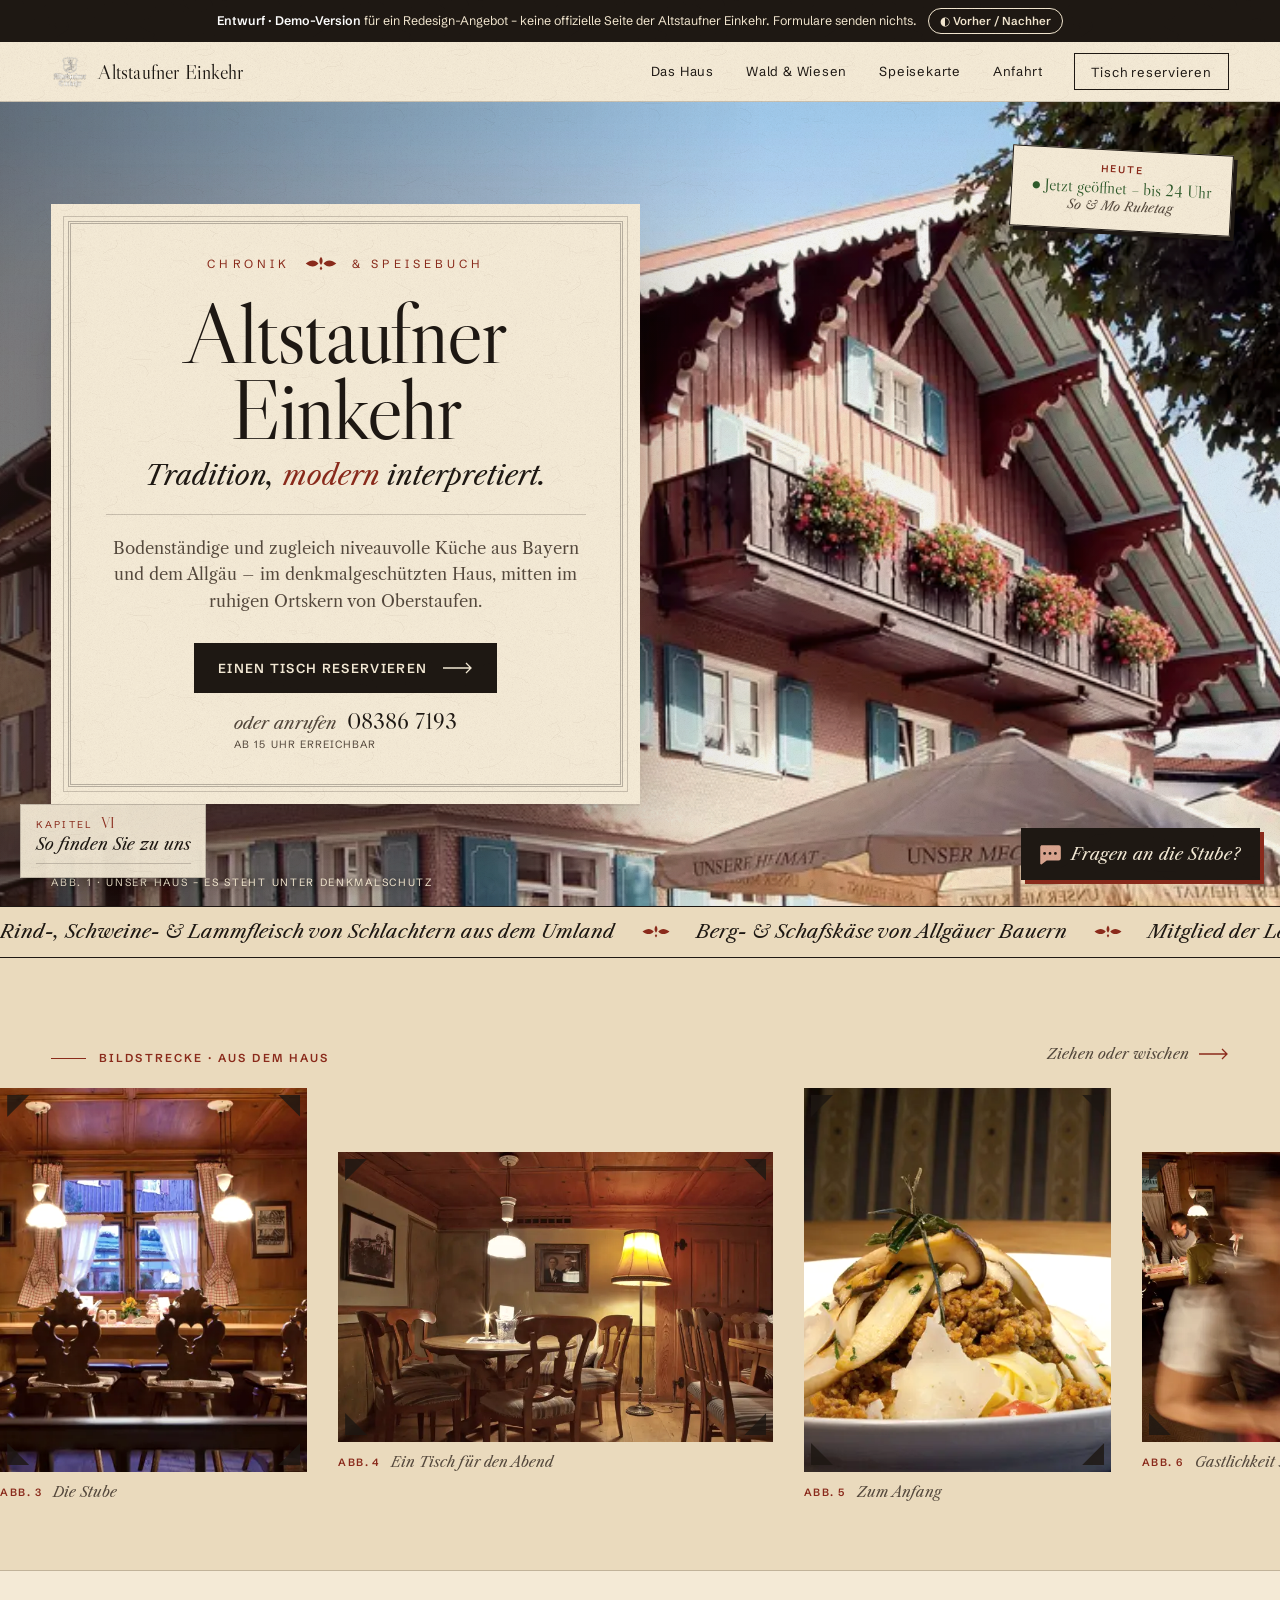
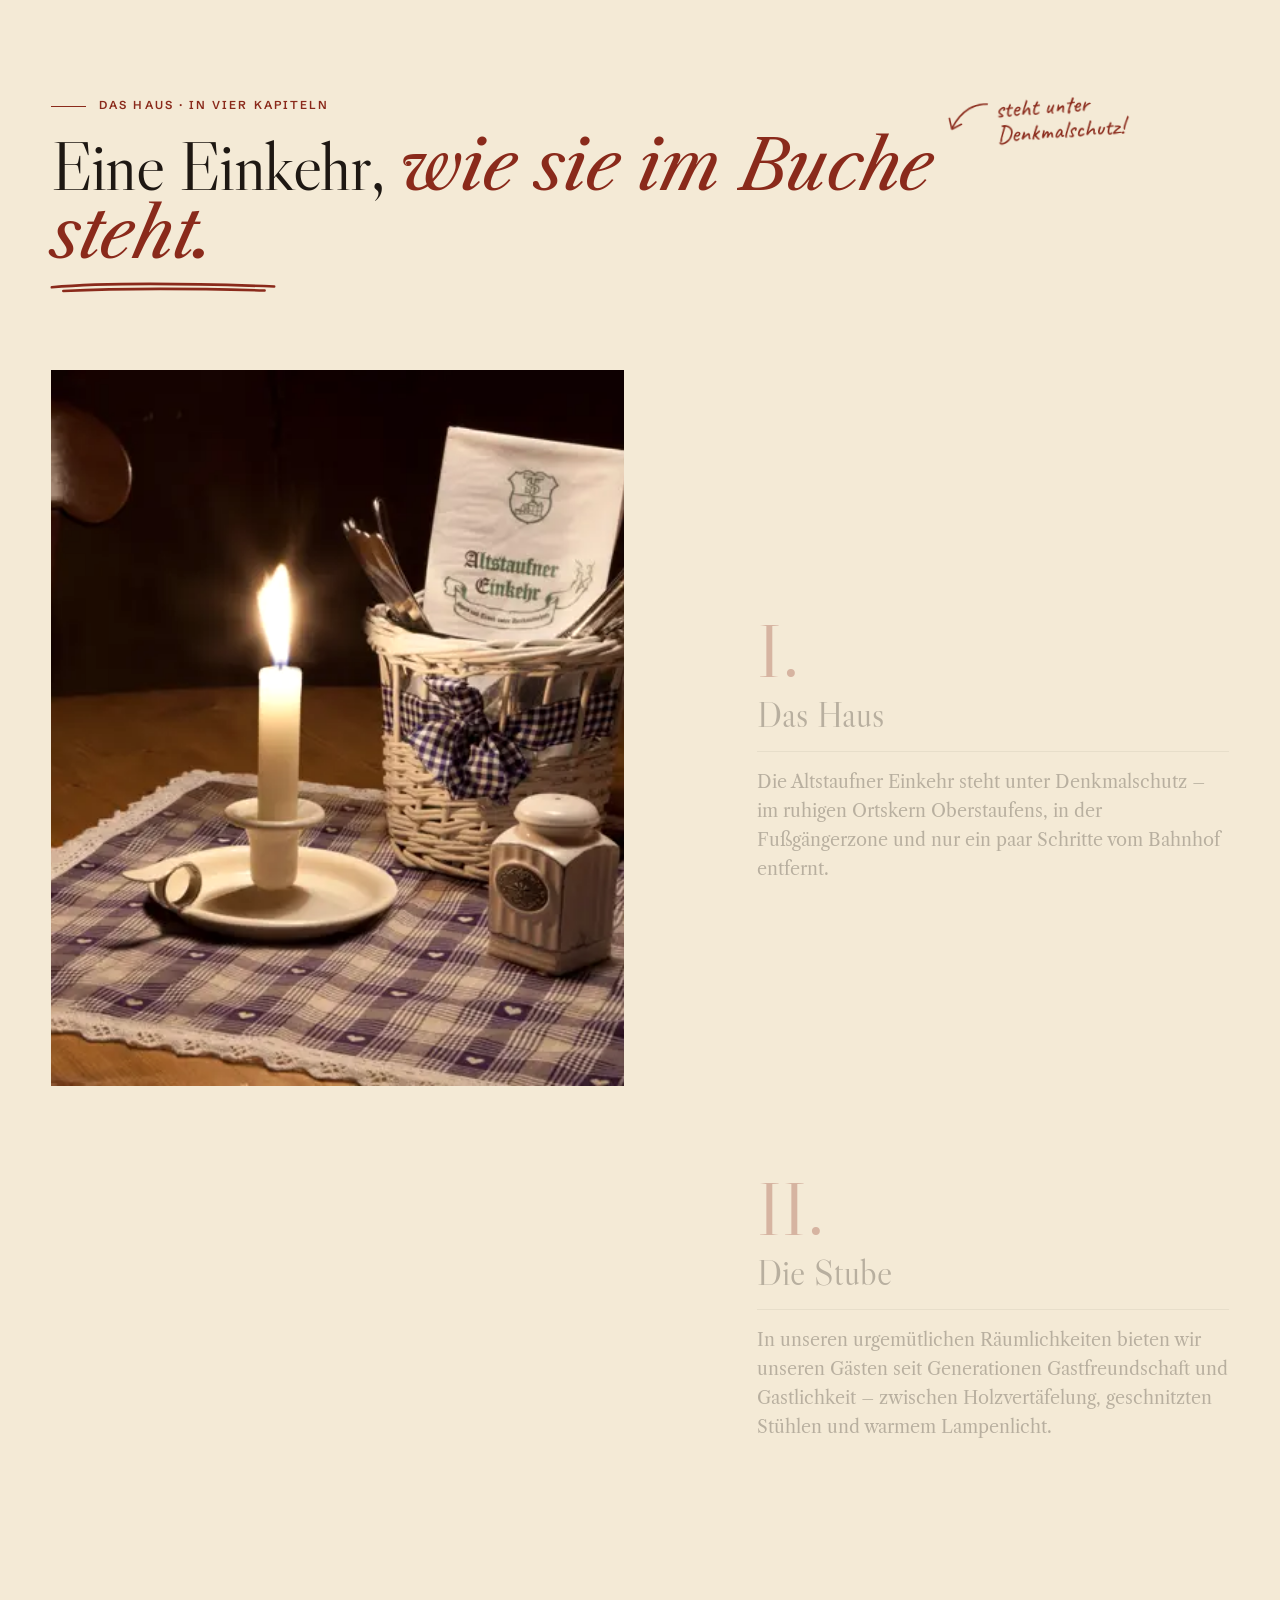
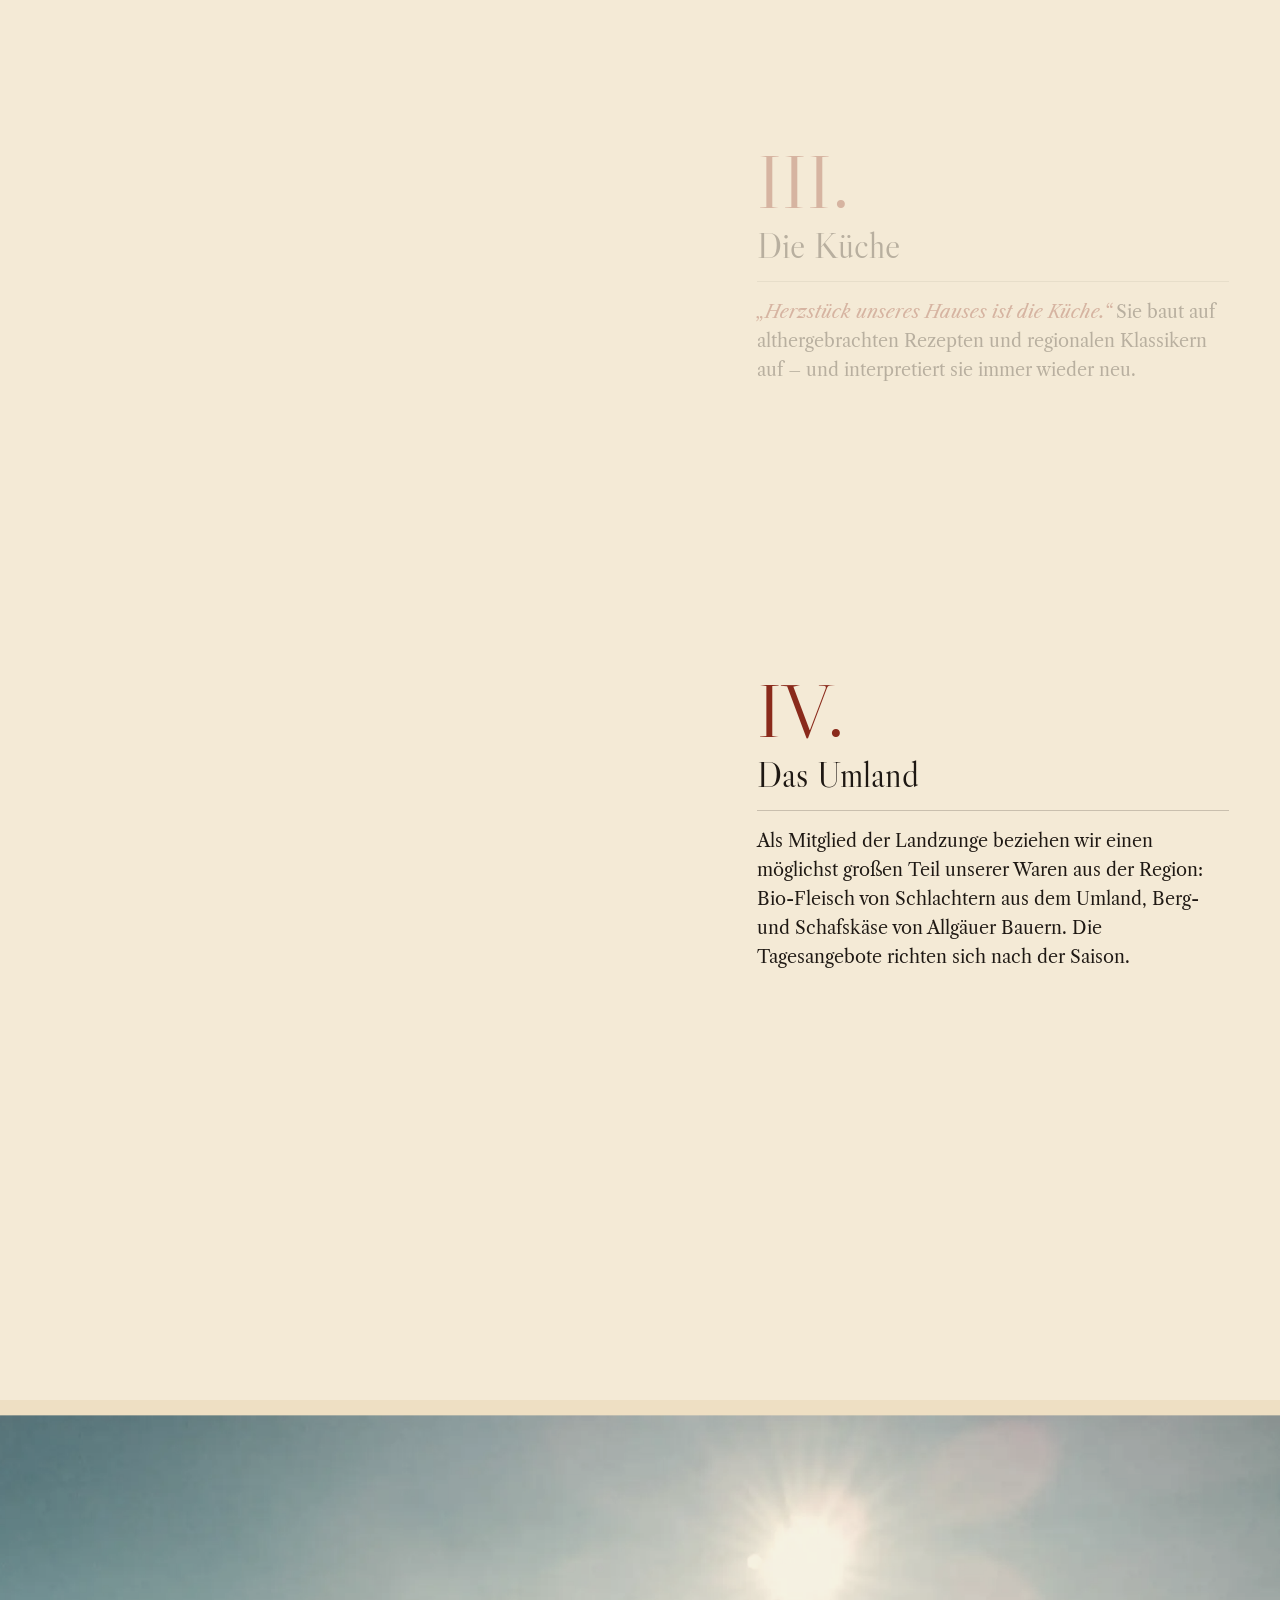
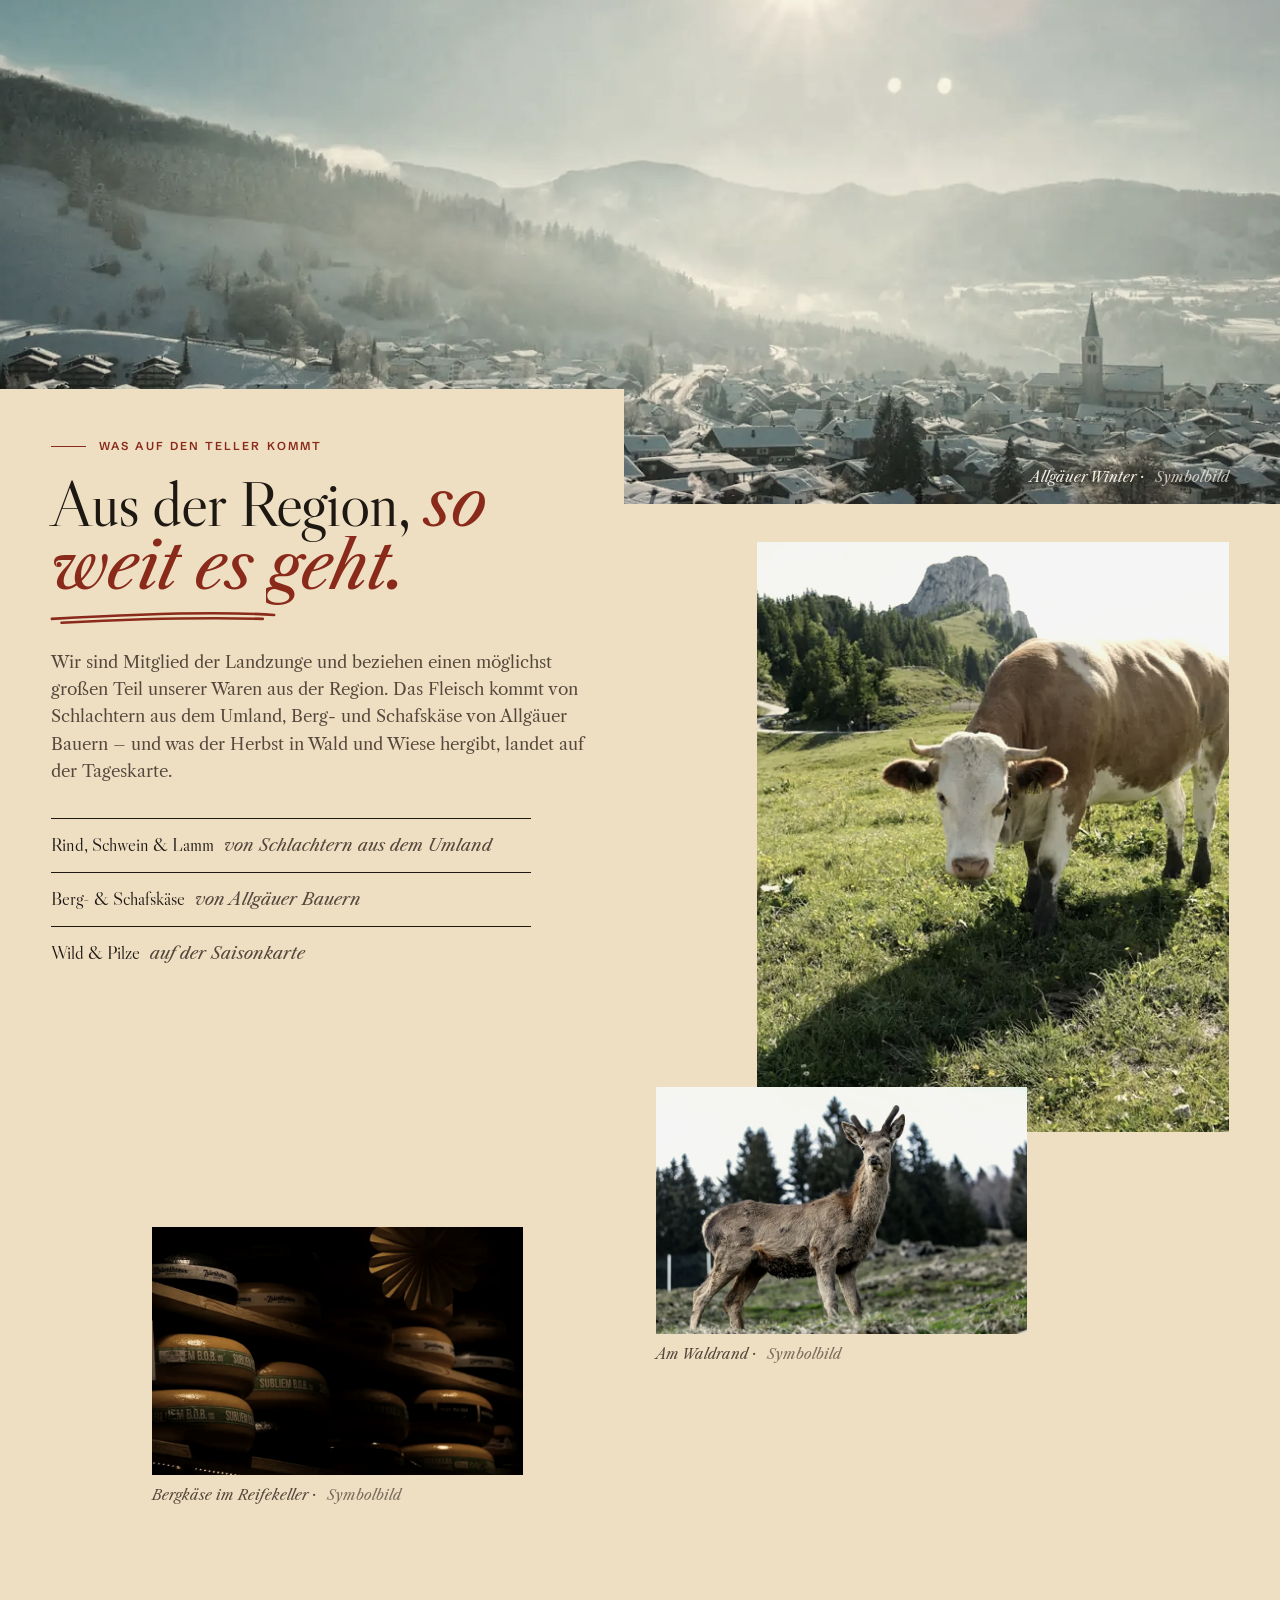
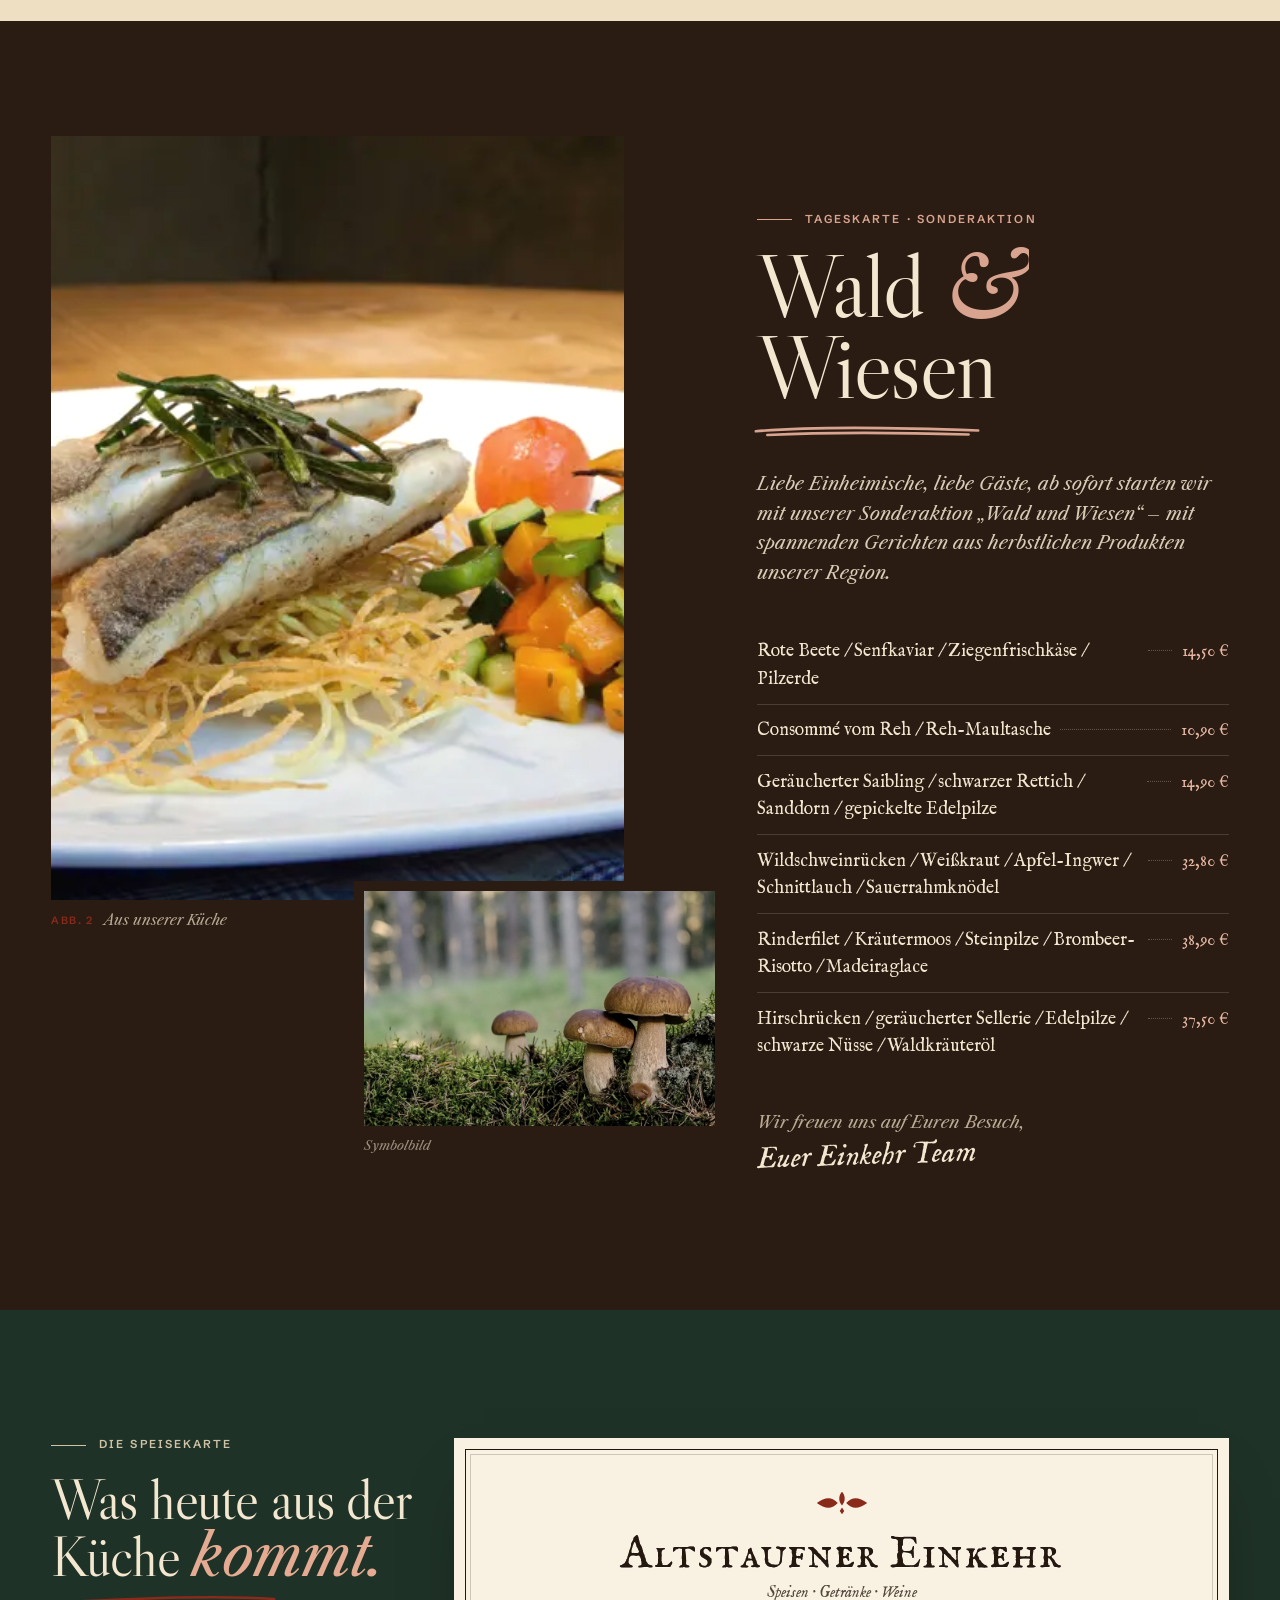
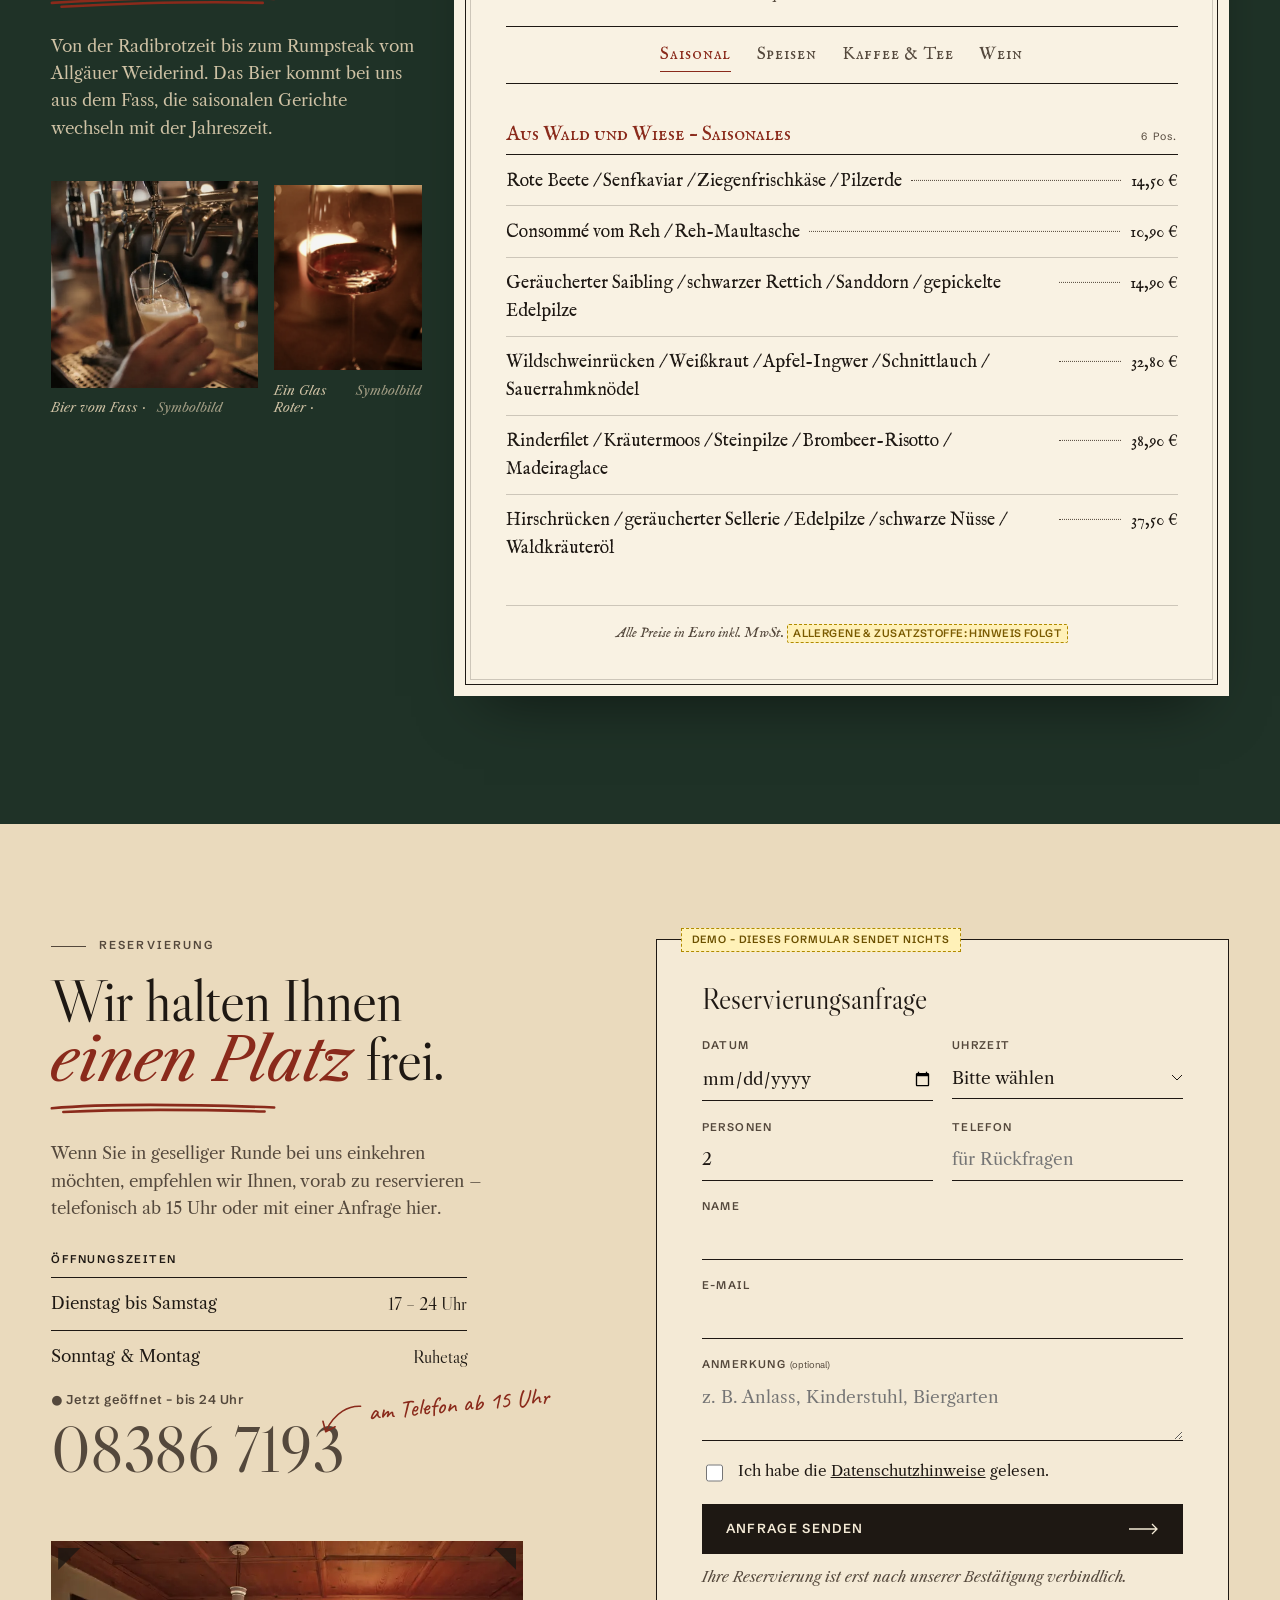
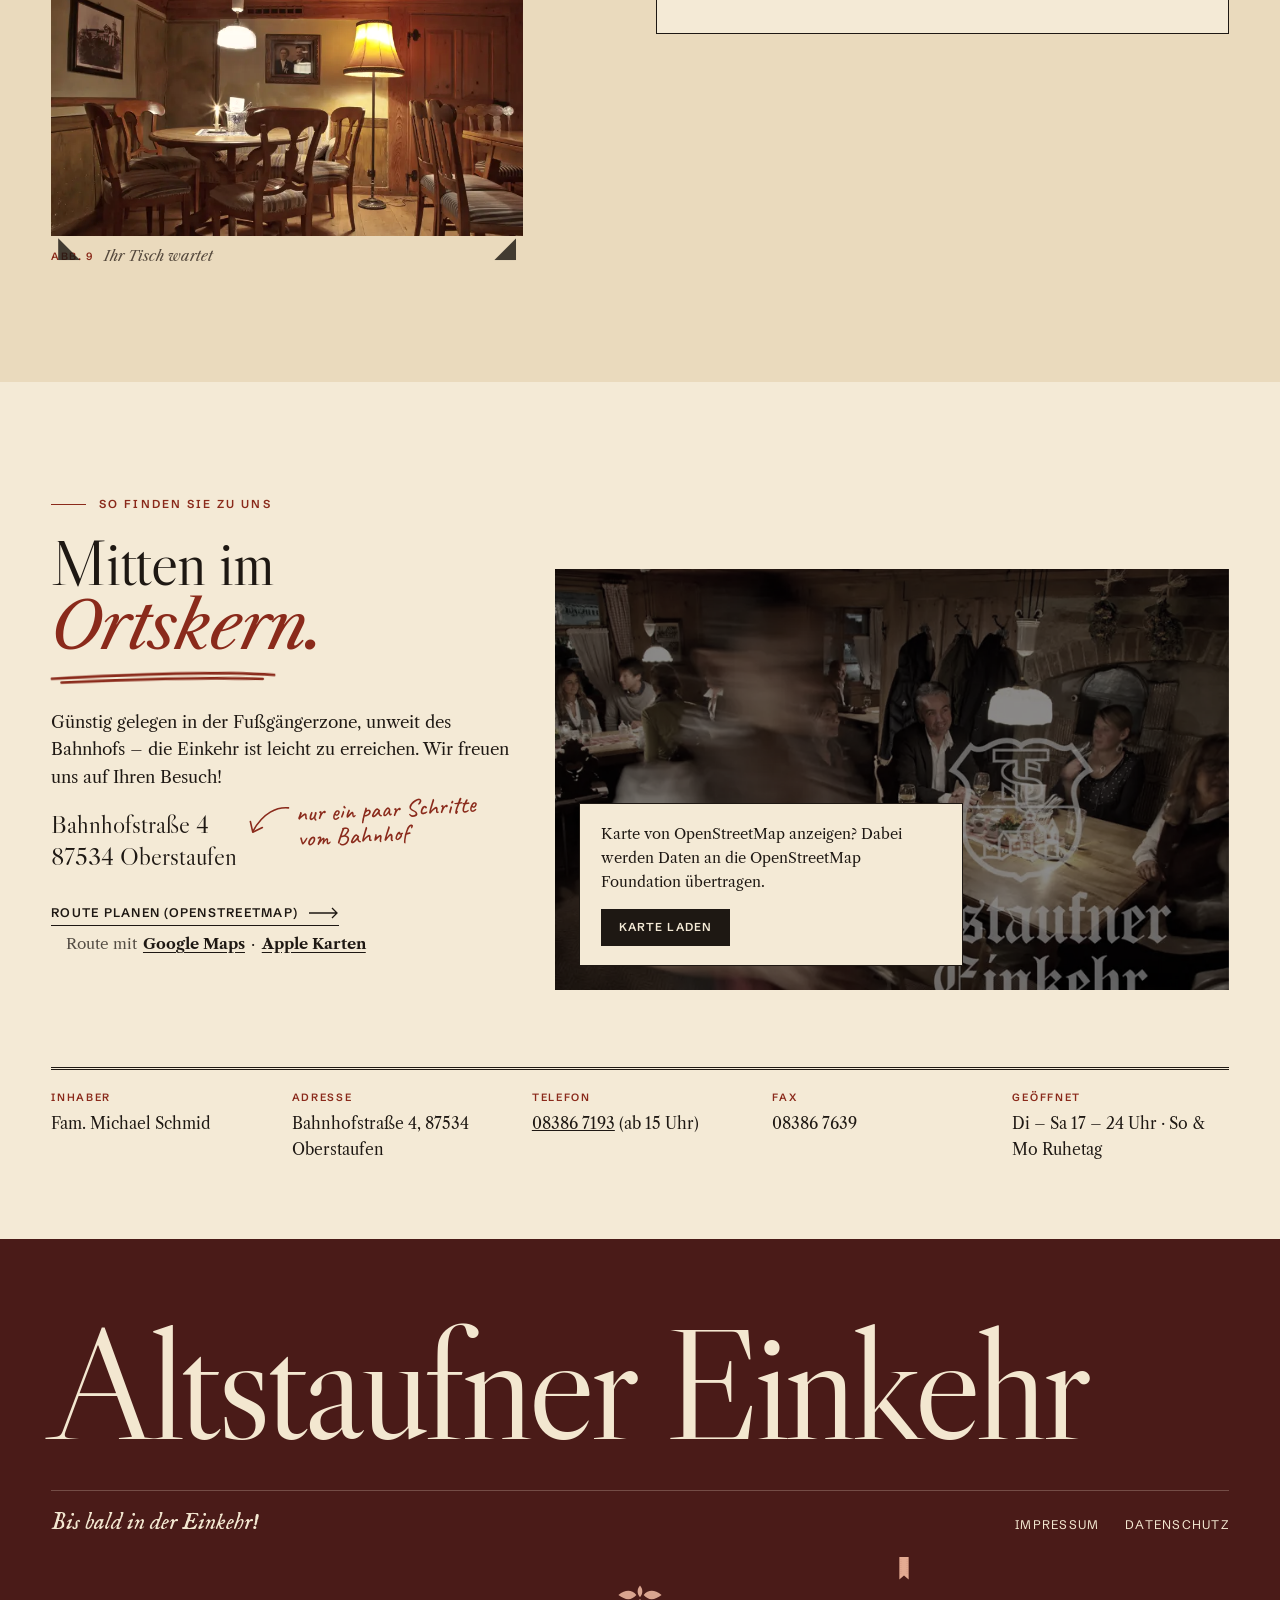
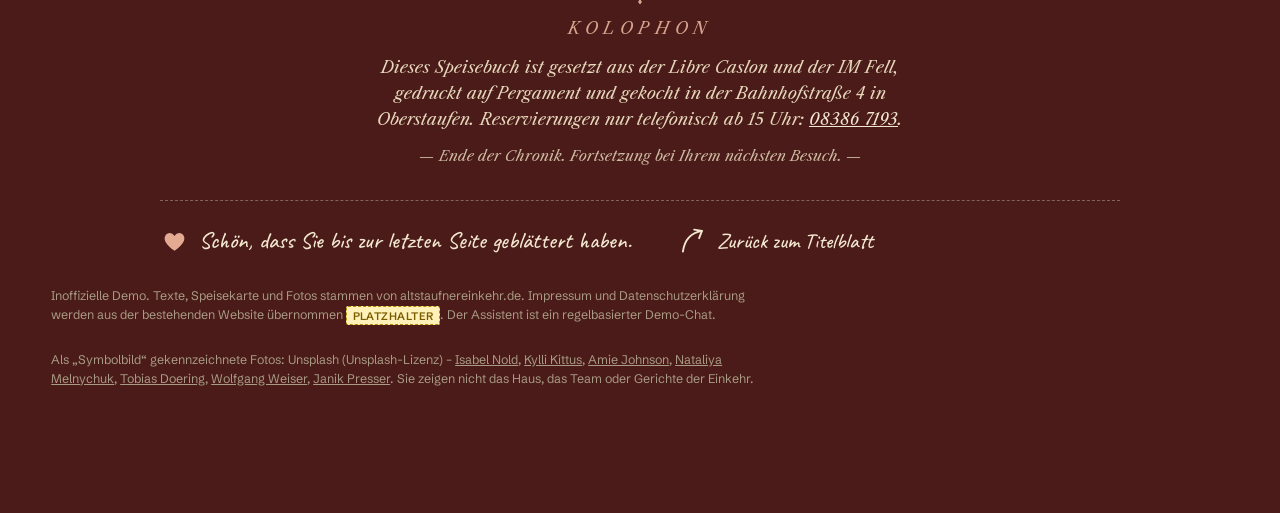
<file: index.html>
<!doctype html>
<html lang="de">
<head>
<meta charset="utf-8">
<meta name="viewport" content="width=device-width, initial-scale=1">
<meta name="robots" content="noindex, nofollow">
<title>Altstaufner Einkehr – Wirtshaus im denkmalgeschützten Haus, Oberstaufen (Demo)</title>
<meta name="description" content="Die Altstaufner Einkehr in Oberstaufen: bodenständige und niveauvolle Küche aus Bayern und dem Allgäu im denkmalgeschützten Haus. Regionale Bio-Produkte, Mitglied der Landzunge. Di–Sa ab 17 Uhr.">
<meta name="theme-color" content="#f4ead6">
<link rel="icon" href="img/favicon.svg" type="image/svg+xml">
<link rel="alternate icon" href="img/logo.png">
<link rel="preload" as="font" type="font/woff2" href="fonts/libre-caslon-display-latin-400-normal.woff2" crossorigin>
<link rel="preload" as="image" href="img/home-800.webp">
<!--plus--><link rel="preload" href="fonts/libre-caslon-text-latin-400-normal.woff2" as="font" type="font/woff2" crossorigin><!--/plus-->
<link rel="stylesheet" href="css/bundle.css">
<link rel="stylesheet" href="chatbot/chatbot.css" media="print" onload="this.media='all'"><noscript><link rel="stylesheet" href="chatbot/chatbot.css"></noscript>
<!--liebe--><!--/liebe-->

<script>try{if(!matchMedia('(prefers-reduced-motion: reduce)').matches&&!sessionStorage.getItem('demo-intro'))document.documentElement.classList.add('intro-on')}catch(e){}</script>

<script type="application/ld+json">
{"@context":"https://schema.org","@type":"Restaurant","name":"Altstaufner Einkehr","url":"https://www.altstaufnereinkehr.de/","telephone":"+49 8386 7193","faxNumber":"+49 8386 7639",
"servesCuisine":["Allgäuer Küche","Bayerische Küche","Regional"],
"address":{"@type":"PostalAddress","streetAddress":"Bahnhofstraße 4","postalCode":"87534","addressLocality":"Oberstaufen","addressRegion":"Bayern","addressCountry":"DE"},
"geo":{"@type":"GeoCoordinates","latitude":47.5543009,"longitude":10.0238316},
"openingHoursSpecification":[{"@type":"OpeningHoursSpecification","dayOfWeek":["Tuesday","Wednesday","Thursday","Friday","Saturday"],"opens":"17:00","closes":"24:00"}],
"acceptsReservations":"True"}
</script>
<!--plus--><meta property="og:type" content="website"><meta property="og:locale" content="de_DE"><meta property="og:site_name" content="Altstaufner Einkehr"><meta property="og:title" content="Altstaufner Einkehr – Wirtshaus im denkmalgeschützten Haus, Oberstaufen (Demo)"><meta property="og:description" content="Die Altstaufner Einkehr in Oberstaufen: bodenständige und niveauvolle Küche aus Bayern und dem Allgäu im denkmalgeschützten Haus. Regionale Bio-Produkte, Mitglied der Landzunge. Di–Sa ab 17 Uhr."><meta property="og:url" content="https://ni1303.github.io/demo-altstaufner-einkehr/"><meta property="og:image" content="https://ni1303.github.io/demo-altstaufner-einkehr/img/og.jpg"><meta property="og:image:width" content="1200"><meta property="og:image:height" content="630"><meta property="og:image:alt" content="Altstaufner Einkehr – Wirtshaus im denkmalgeschützten Haus in Oberstaufen (Demo-Entwurf)"><meta name="twitter:card" content="summary_large_image"><link rel="apple-touch-icon" href="img/apple-touch-icon.png"><meta name="theme-color" content="#3a1512"><link rel="stylesheet" href="css/plus.css" media="print" onload="this.media='all'"><noscript></noscript><!--/plus-->
<!--plus--><style>.pl-vn-btn{margin-left:.7rem;padding:.25rem .7rem;border:1px solid currentColor;border-radius:999px;background:transparent;color:inherit;font:inherit;font-size:.92em;font-weight:600;cursor:pointer;white-space:nowrap}</style><!--/plus-->
</head>
<body data-fx>
<svg width="0" height="0" style="position:absolute" aria-hidden="true" focusable="false">
  <symbol id="fleuron" viewBox="0 0 40 20"><path fill="currentColor" d="M20 2c-2.6 3-2.6 6.8 0 9.8 2.6-3 2.6-6.8 0-9.8zM2 10c6-4.6 11-4.6 15 0-4 4.6-9 4.6-15 0zm36 0c-6-4.6-11-4.6-15 0 4 4.6 9 4.6 15 0zM20 13.2l1.6 2.6L20 18l-1.6-2.2z"/></symbol>
  <symbol id="arrow" viewBox="0 0 30 12"><path fill="none" stroke="currentColor" stroke-width="1.3" d="M0 6h28M23 1l5 5-5 5"/></symbol>
</svg>

<div class="intro" data-intro="1300" role="presentation">
  <div class="intro-deckel intro-l"></div><div class="intro-deckel intro-r"></div>
  <div class="intro-schrift" aria-hidden="true"><svg><use href="#fleuron"/></svg><span class="i1">Altstaufner Einkehr</span><span class="i2">Chronik &amp; Speisebuch · Oberstaufen</span></div>
  <button class="intro-skip" type="button">Überspringen</button>
</div>
<div class="folio-ind" data-chapter-ind aria-hidden="true"><span class="fi-no">Kapitel <b data-ch-no>I</b></span><span class="fi-l" data-ch-label>Das Haus</span><span class="fi-bar"></span></div>
<div class="demo-banner" role="note"><strong>Entwurf · Demo-Version</strong> für ein Redesign-Angebot – keine offizielle Seite der Altstaufner Einkehr. Formulare senden nichts.<!--plus--><button type="button" class="pl-vn-btn" aria-haspopup="dialog"><span aria-hidden="true">◐</span> Vorher / Nachher</button><!--/plus--></div>

<header class="mast" id="top">
  <a class="mast-brand" href="#top" aria-label="Altstaufner Einkehr – zum Seitenanfang">
    <img src="img/logo.png" alt="" width="40" height="41">
    <span>Altstaufner Einkehr</span>
  </a>
  <nav class="nav" aria-label="Hauptnavigation">
    <button class="nav-toggle" aria-expanded="false" aria-controls="nav-list"><span class="sr-only">Menü</span><span></span><span></span></button>
    <ul id="nav-list">
      <li><a href="#haus">Das Haus</a></li>
      <li><a href="#saison">Wald &amp; Wiesen</a></li>
      <li><a href="#karte">Speisekarte</a></li>
      <li><a href="#anfahrt">Anfahrt</a></li>
      <li><a class="nav-cta" href="#reservieren">Tisch reservieren</a></li>
    </ul>
  </nav>
</header>

<main>
<section class="titel" data-hero aria-label="Altstaufner Einkehr – Titelblatt">
  <figure class="titel-bild" data-parallax=".06">
    <picture><source media="(max-width: 800px)" srcset="img/home-800.webp"><img src="img/home.webp" alt="Das Haus der Altstaufner Einkehr in der Bahnhofstraße mit bemalten Fensterläden und Blumenkästen" width="1440" height="900" fetchpriority="high"></picture>
  </figure>
  <div class="titel-satz">
    <p class="titel-ober"><span>Chronik</span><svg aria-hidden="true"><use href="#fleuron"/></svg><span>&amp; Speisebuch</span></p>
    <h1 class="titel-name" data-split>Altstaufner Einkehr</h1>
    <p class="titel-unter">Tradition, <em>modern</em> interpretiert.</p>
    <p class="titel-lead">Bodenständige und zugleich niveauvolle Küche aus Bayern und dem Allgäu – im denkmalgeschützten Haus, mitten im ruhigen Ortskern von Oberstaufen.</p>
    <div class="titel-actions">
      <a class="cta cta-light magnetic" href="#reservieren"><span>Einen Tisch reservieren</span><svg aria-hidden="true"><use href="#arrow"/></svg></a>
      <p class="titel-phone">oder anrufen <a href="tel:+4983867193">08386&nbsp;7193</a><small>ab 15 Uhr erreichbar</small></p>
    </div>
  </div>
  <div class="cover-ticket titel-ticket" aria-label="Öffnungszeiten heute">
    <span class="t-label">Heute</span>
    <span class="t-status" data-hours='{"2":[17,24],"3":[17,24],"4":[17,24],"5":[17,24],"6":[17,24]}'>Di – Sa ab 17 Uhr</span>
    <span class="t-small">So &amp; Mo Ruhetag</span>
  </div>
  <p class="titel-impressum" aria-hidden="true"><span>Bahnhofstraße 4 · 87534 Oberstaufen</span><span>Abb. 1 · Unser Haus – es steht unter Denkmalschutz</span></p>
</section>

<div class="ticker" aria-label="Was uns ausmacht">
  <div class="ticker-track">
    <p><span>Rind-, Schweine- &amp; Lammfleisch von Schlachtern aus dem Umland</span><svg aria-hidden="true"><use href="#fleuron"/></svg><span>Berg- &amp; Schafskäse von Allgäuer Bauern</span><svg aria-hidden="true"><use href="#fleuron"/></svg><span>Mitglied der Landzunge</span><svg aria-hidden="true"><use href="#fleuron"/></svg><span>Bier vom Fass</span><svg aria-hidden="true"><use href="#fleuron"/></svg><span>Baumbestandener Biergarten</span><svg aria-hidden="true"><use href="#fleuron"/></svg></p>
    <p aria-hidden="true"><span>Rind-, Schweine- &amp; Lammfleisch von Schlachtern aus dem Umland</span><svg><use href="#fleuron"/></svg><span>Berg- &amp; Schafskäse von Allgäuer Bauern</span><svg><use href="#fleuron"/></svg><span>Mitglied der Landzunge</span><svg><use href="#fleuron"/></svg><span>Bier vom Fass</span><svg><use href="#fleuron"/></svg><span>Baumbestandener Biergarten</span><svg><use href="#fleuron"/></svg></p>
  </div>
</div>

<section class="strip" aria-label="Bilder aus der Einkehr">
  <div class="strip-head">
    <p class="kicker">Bildstrecke · aus dem Haus</p>
    <p class="strip-note">Ziehen oder wischen <svg aria-hidden="true"><use href="#arrow"/></svg></p>
  </div>
  <div class="strip-track" data-drag tabindex="0" aria-label="Fotos, horizontal scrollbar">
    <figure class="s-tall"><a href="img/restaurant.webp" data-lightbox><img src="img/restaurant-800.webp" alt="Holzvertäfelte Gaststube mit geschnitzten Stühlen" width="800" height="500" loading="lazy"></a><figcaption><span class="fig-no">Abb. 3</span> Die Stube</figcaption></figure>
    <figure><a href="img/reservierung.webp" data-lightbox><img src="img/reservierung-800.webp" alt="Gedeckter Tisch unter einer Lampe in der Gaststube" width="800" height="500" loading="lazy"></a><figcaption><span class="fig-no">Abb. 4</span> Ein Tisch für den Abend</figcaption></figure>
    <figure class="s-tall"><a href="img/vorspeisen.webp" data-lightbox><img src="img/vorspeisen-800.webp" alt="Vorspeise aus der Küche der Altstaufner Einkehr" width="800" height="500" loading="lazy"></a><figcaption><span class="fig-no">Abb. 5</span> Zum Anfang</figcaption></figure>
    <figure><a href="img/restaurant2.webp" data-lightbox><img src="img/restaurant2-800.webp" alt="Service in der Gaststube der Einkehr" width="800" height="500" loading="lazy"></a><figcaption><span class="fig-no">Abb. 6</span> Gastlichkeit seit Generationen</figcaption></figure>
    <figure class="s-tall"><a href="img/dessert.webp" data-lightbox><img src="img/dessert-800.webp" alt="Dessert aus der Küche der Altstaufner Einkehr" width="800" height="500" loading="lazy"></a><figcaption><span class="fig-no">Abb. 7</span> Und zum Schluss</figcaption></figure>
    <figure><a href="img/weine.webp" data-lightbox><img src="img/weine-800.webp" alt="Weinkarten der Altstaufner Einkehr" width="800" height="500" loading="lazy"></a><figcaption><span class="fig-no">Abb. 8</span> Die Weinkarte</figcaption></figure>
  </div>
</section>

<section class="story" id="haus" data-chapter="Das Haus" data-ch-no="I" data-story>
  <div class="story-head">
    <p class="kicker">Das Haus · in vier Kapiteln</p>
    <h2 data-split>Eine Einkehr, <em>wie sie im Buche steht.</em></h2>
  </div>
  <div class="story-grid">
    <div class="story-media" aria-hidden="true">
      <div class="story-frame">
        <img fetchpriority="high" data-scene class="active" src="img/home-800.webp" alt="" width="800" height="500">
        <img data-scene src="img/restaurant-800.webp" alt="" width="800" height="500" loading="lazy">
        <img data-scene src="img/hauptspeisen-800.webp" alt="" width="800" height="500" loading="lazy">
        <img data-scene src="img/kontakt-800.webp" alt="" width="800" height="500" loading="lazy">
      </div>
    </div>
    <ol class="story-steps">
      <li data-step>
        <span class="num">I.</span>
        <h3>Das Haus</h3>
        <p>Die Altstaufner Einkehr steht unter Denkmalschutz – im ruhigen Ortskern Oberstaufens, in der Fußgängerzone und nur ein paar Schritte vom Bahnhof entfernt.</p>
        <img class="step-img" src="img/home-800.webp" alt="Außenansicht der Altstaufner Einkehr" width="800" height="500" loading="lazy">
      </li>
      <li data-step>
        <span class="num">II.</span>
        <h3>Die Stube</h3>
        <p>In unseren urgemütlichen Räumlichkeiten bieten wir unseren Gästen seit Generationen Gastfreundschaft und Gastlichkeit – zwischen Holzvertäfelung, geschnitzten Stühlen und warmem Lampenlicht.</p>
        <img class="step-img" src="img/restaurant-800.webp" alt="Holzvertäfelte Gaststube mit geschnitzten Stühlen" width="800" height="500" loading="lazy">
      </li>
      <li data-step>
        <span class="num">III.</span>
        <h3>Die Küche</h3>
        <p><span class="quote">„Herzstück unseres Hauses ist die Küche.“</span> Sie baut auf althergebrachten Rezepten und regionalen Klassikern auf – und interpretiert sie immer wieder neu.</p>
        <img class="step-img" src="img/hauptspeisen-800.webp" alt="Angerichteter Hauptgang auf einem Teller der Einkehr" width="800" height="500" loading="lazy">
      </li>
      <li data-step>
        <span class="num">IV.</span>
        <h3>Das Umland</h3>
        <p>Als Mitglied der Landzunge beziehen wir einen möglichst großen Teil unserer Waren aus der Region: Bio-Fleisch von Schlachtern aus dem Umland, Berg- und Schafskäse von Allgäuer Bauern. Die Tagesangebote richten sich nach der Saison.</p>
        <img class="step-img" src="img/kontakt-800.webp" alt="Gedeckter Tisch mit Kerze und karierter Decke" width="800" height="500" loading="lazy">
      </li>
    </ol>
  </div>
</section>

<section class="umland" id="umland" data-chapter="Der Region verpflichtet" data-ch-no="II" aria-labelledby="umland-h">
  <figure class="u-hero" data-clip>
    <img class="stock" src="img/stock/oberstaufen-winter.webp" srcset="img/stock/oberstaufen-winter-800.webp 900w, img/stock/oberstaufen-winter.webp 1600w" sizes="100vw" alt="Symbolbild: verschneiter Ort im Allgäu im Gegenlicht" width="1600" height="900" loading="lazy" data-parallax="0.08">
    <figcaption>Allgäuer Winter · <i>Symbolbild</i></figcaption>
  </figure>
  <div class="u-grid">
    <div class="u-text">
      <p class="kicker">Was auf den Teller kommt</p>
      <h2 id="umland-h" data-split>Aus der Region, <em>so weit es geht.</em></h2>
      <p class="u-lead" data-reveal>Wir sind Mitglied der Landzunge und beziehen einen möglichst großen Teil unserer Waren aus der Region. Das Fleisch kommt von Schlachtern aus dem Umland, Berg- und Schafskäse von Allgäuer Bauern – und was der Herbst in Wald und Wiese hergibt, landet auf der Tageskarte.</p>
      <ul class="u-facts" data-reveal>
        <li><b>Rind, Schwein &amp; Lamm</b> von Schlachtern aus dem Umland</li>
        <li><b>Berg- &amp; Schafskäse</b> von Allgäuer Bauern</li>
        <li><b>Wild &amp; Pilze</b> auf der Saisonkarte</li>
      </ul>
    </div>
    <figure class="u-a" data-reveal><img class="stock" src="img/stock/kuh-bergweide-800.webp" alt="Symbolbild: Braunvieh auf einer Bergweide" width="900" height="600" loading="lazy"><figcaption>Bergweide · <i>Symbolbild</i></figcaption></figure>
    <figure class="u-b" data-reveal><img class="stock" src="img/stock/kaese-keller-800.webp" alt="Symbolbild: Käselaibe reifen im Keller" width="900" height="600" loading="lazy"><figcaption>Bergkäse im Reifekeller · <i>Symbolbild</i></figcaption></figure>
    <figure class="u-c" data-reveal><img class="stock" src="img/stock/hirsch-oberallgaeu-800.webp" alt="Symbolbild: Rothirsch am Waldrand im Oberallgäu" width="900" height="600" loading="lazy"><figcaption>Am Waldrand · <i>Symbolbild</i></figcaption></figure>
  </div>
</section>

<section class="saison" id="saison" data-chapter="Wald &amp; Wiesen" data-ch-no="III">
  <div class="saison-grid">
    <figure class="saison-photo" data-clip>
      <img src="img/wochenkarte.webp" srcset="img/wochenkarte-800.webp 800w, img/wochenkarte.webp 1440w" sizes="(min-width:900px) 50vw, 100vw" alt="Angerichteter Teller aus der Küche der Altstaufner Einkehr" width="1440" height="900" loading="lazy">
      <canvas class="steam" data-particles="steam" aria-hidden="true"></canvas>
      <figcaption><span class="fig-no">Abb. 2</span> Aus unserer Küche</figcaption>
    </figure>
    <figure class="saison-pilz" data-reveal><img class="stock" src="img/stock/steinpilze-800.webp" alt="Symbolbild: Steinpilze im Moos" width="900" height="600" loading="lazy"><figcaption>Symbolbild</figcaption></figure>
    <div class="saison-text">
      <p class="kicker light">Tageskarte · Sonderaktion</p>
      <h2 data-split>Wald <em>&amp;</em> Wiesen</h2>
      <p class="letter" data-reveal>Liebe Einheimische, liebe Gäste, ab sofort starten wir mit unserer Sonderaktion „Wald und Wiesen“ – mit spannenden Gerichten aus herbstlichen Produkten unserer Region.</p>
      <div class="saison-list" data-reveal>
        <ul class="dishes">
<li class="dish"><span class="dish-text"><span class="dish-name">Rote Beete / Senfkaviar / Ziegenfrischkäse / Pilzerde</span></span><span class="dish-dots" aria-hidden="true"></span><span class="dish-price">14,50&nbsp;€</span></li>
<li class="dish"><span class="dish-text"><span class="dish-name">Consommé vom Reh / Reh-Maultasche</span></span><span class="dish-dots" aria-hidden="true"></span><span class="dish-price">10,90&nbsp;€</span></li>
<li class="dish"><span class="dish-text"><span class="dish-name">Geräucherter Saibling / schwarzer Rettich / Sanddorn / gepickelte Edelpilze</span></span><span class="dish-dots" aria-hidden="true"></span><span class="dish-price">14,90&nbsp;€</span></li>
<li class="dish"><span class="dish-text"><span class="dish-name">Wildschweinrücken / Weißkraut / Apfel-Ingwer / Schnittlauch / Sauerrahmknödel</span></span><span class="dish-dots" aria-hidden="true"></span><span class="dish-price">32,80&nbsp;€</span></li>
<li class="dish"><span class="dish-text"><span class="dish-name">Rinderfilet / Kräutermoos / Steinpilze / Brombeer-Risotto / Madeiraglace</span></span><span class="dish-dots" aria-hidden="true"></span><span class="dish-price">38,90&nbsp;€</span></li>
<li class="dish"><span class="dish-text"><span class="dish-name">Hirschrücken / geräucherter Sellerie / Edelpilze / schwarze Nüsse / Waldkräuteröl</span></span><span class="dish-dots" aria-hidden="true"></span><span class="dish-price">37,50&nbsp;€</span></li>
</ul>
      </div>
      <p class="signature" data-reveal>Wir freuen uns auf Euren Besuch,<span>Euer Einkehr Team</span></p>
    </div>
  </div>
</section>

<section class="karte" id="karte" data-chapter="Die Speisekarte" data-ch-no="IV">
  <div class="karte-intro">
    <p class="kicker">Die Speisekarte</p>
    <h2 data-split>Was heute aus der Küche <em>kommt.</em></h2>
    <p data-reveal>Von der Radibrotzeit bis zum Rumpsteak vom Allgäuer Weiderind. Das Bier kommt bei uns aus dem Fass, die saisonalen Gerichte wechseln mit der Jahreszeit.</p>
    <div class="intro-pics">
      <figure data-reveal><img class="stock" src="img/stock/bier-zapfen-800.webp" alt="Symbolbild: Bier wird frisch gezapft" width="900" height="600" loading="lazy"><figcaption>Bier vom Fass · <i>Symbolbild</i></figcaption></figure>
      <figure data-reveal><img class="stock" src="img/stock/rotwein-kerze-800.webp" alt="Symbolbild: Glas Rotwein im Kerzenlicht" width="600" height="900" loading="lazy"><figcaption>Ein Glas Roter · <i>Symbolbild</i></figcaption></figure>
    </div>
  </div>
  <div class="card-paper" data-preview-zone>
    <div class="card-head">
      <svg class="fl" aria-hidden="true"><use href="#fleuron"/></svg>
      <p class="card-house">Altstaufner Einkehr</p>
      <p class="card-sub">Speisen · Getränke · Weine</p>
    </div>
    <div class="tabs" role="tablist" aria-label="Speisekarte">
      <button role="tab" id="tab-saison" aria-controls="p-saison" aria-selected="true">Saisonal</button>
      <button role="tab" id="tab-speisen" aria-controls="p-speisen" aria-selected="false" tabindex="-1">Speisen</button>
      <button role="tab" id="tab-getraenke" aria-controls="p-getraenke" aria-selected="false" tabindex="-1">Kaffee &amp; Tee</button>
      <button role="tab" id="tab-wein" aria-controls="p-wein" aria-selected="false" tabindex="-1">Wein</button>
    </div>
    <div class="panel" role="tabpanel" id="p-saison" aria-labelledby="tab-saison">
      <details class="mgroup" open data-preview="img/wochenkarte-800.webp" data-preview-cap="Aus unserer Küche"><summary><span class="mg-title">Aus Wald und Wiese – Saisonales</span><span class="mg-n">6</span></summary><ul class="dishes">
<li class="dish"><span class="dish-text"><span class="dish-name">Rote Beete / Senfkaviar / Ziegenfrischkäse / Pilzerde</span></span><span class="dish-dots" aria-hidden="true"></span><span class="dish-price">14,50&nbsp;€</span></li>
<li class="dish"><span class="dish-text"><span class="dish-name">Consommé vom Reh / Reh-Maultasche</span></span><span class="dish-dots" aria-hidden="true"></span><span class="dish-price">10,90&nbsp;€</span></li>
<li class="dish"><span class="dish-text"><span class="dish-name">Geräucherter Saibling / schwarzer Rettich / Sanddorn / gepickelte Edelpilze</span></span><span class="dish-dots" aria-hidden="true"></span><span class="dish-price">14,90&nbsp;€</span></li>
<li class="dish"><span class="dish-text"><span class="dish-name">Wildschweinrücken / Weißkraut / Apfel-Ingwer / Schnittlauch / Sauerrahmknödel</span></span><span class="dish-dots" aria-hidden="true"></span><span class="dish-price">32,80&nbsp;€</span></li>
<li class="dish"><span class="dish-text"><span class="dish-name">Rinderfilet / Kräutermoos / Steinpilze / Brombeer-Risotto / Madeiraglace</span></span><span class="dish-dots" aria-hidden="true"></span><span class="dish-price">38,90&nbsp;€</span></li>
<li class="dish"><span class="dish-text"><span class="dish-name">Hirschrücken / geräucherter Sellerie / Edelpilze / schwarze Nüsse / Waldkräuteröl</span></span><span class="dish-dots" aria-hidden="true"></span><span class="dish-price">37,50&nbsp;€</span></li>
</ul></details>
    </div>
    <div class="panel cols" role="tabpanel" id="p-speisen" aria-labelledby="tab-speisen" hidden><details class="mgroup" open data-preview="img/vorspeisen-800.webp" data-preview-cap="Aus unserer Küche"><summary><span class="mg-title">Vorspeisen – Einkehr Schmankerl</span><span class="mg-n">9</span></summary><ul class="dishes">
<li class="dish"><span class="dish-text"><span class="dish-name">Gemischter Salat</span></span><span class="dish-dots" aria-hidden="true"></span><span class="dish-price">7,80&nbsp;€</span></li>
<li class="dish"><span class="dish-text"><span class="dish-name">Großer gemischter Salat</span></span><span class="dish-dots" aria-hidden="true"></span><span class="dish-price">16,50&nbsp;€</span></li>
<li class="dish"><span class="dish-text"><span class="dish-name">Sülze vom Tafelspitz</span><span class="dish-desc">mit Gemüsevinaigrette und Bratkartoffel</span></span><span class="dish-dots" aria-hidden="true"></span><span class="dish-price">23,50&nbsp;€</span></li>
<li class="dish"><span class="dish-text"><span class="dish-name">Obatzda – angemachter Käse</span></span><span class="dish-dots" aria-hidden="true"></span><span class="dish-price">9,80&nbsp;€</span></li>
<li class="dish"><span class="dish-text"><span class="dish-name">Einkehr Radibrotzeit mit Schnittlauchbrot</span></span><span class="dish-dots" aria-hidden="true"></span><span class="dish-price">9,50&nbsp;€</span></li>
<li class="dish"><span class="dish-text"><span class="dish-name">Landzunge – Wurstsalat</span></span><span class="dish-dots" aria-hidden="true"></span><span class="dish-price">13,50&nbsp;€</span></li>
<li class="dish"><span class="dish-text"><span class="dish-name">Landzunge – Schweizer Wurstsalat</span></span><span class="dish-dots" aria-hidden="true"></span><span class="dish-price">13,90&nbsp;€</span></li>
<li class="dish"><span class="dish-text"><span class="dish-name">Pikanter Bergkässalat</span></span><span class="dish-dots" aria-hidden="true"></span><span class="dish-price">14,50&nbsp;€</span></li>
<li class="dish"><span class="dish-text"><span class="dish-name">An saure Käs</span><span class="dish-desc">angemachter Allgäuer Romadur mit gehobeltem Bergkäse</span></span><span class="dish-dots" aria-hidden="true"></span><span class="dish-price">13,90&nbsp;€</span></li>
</ul></details>
<details class="mgroup" data-preview="img/vorspeisen-800.webp" data-preview-cap="Aus unserer Küche"><summary><span class="mg-title">Suppen</span><span class="mg-n">2</span></summary><ul class="dishes">
<li class="dish"><span class="dish-text"><span class="dish-name">Klare Rinderbrühe mit Leber- und Brätknödel</span></span><span class="dish-dots" aria-hidden="true"></span><span class="dish-price">7,90&nbsp;€</span></li>
<li class="dish"><span class="dish-text"><span class="dish-name">Flädlesuppe</span></span><span class="dish-dots" aria-hidden="true"></span><span class="dish-price">6,90&nbsp;€</span></li>
</ul></details>
<details class="mgroup" data-preview="img/vorspeisen-800.webp" data-preview-cap="Aus unserer Küche"><summary><span class="mg-title">Ebbas Bsonders</span><span class="mg-n">5</span></summary><ul class="dishes">
<li class="dish"><span class="dish-text"><span class="dish-name">Pikant angemachtes Tatar vom Allgäuer Bio-Rind</span></span><span class="dish-dots" aria-hidden="true"></span><span class="dish-price">19,90&nbsp;€</span></li>
<li class="dish"><span class="dish-text"><span class="dish-name">Allgäuer Hirschschinken</span></span><span class="dish-dots" aria-hidden="true"></span><span class="dish-price">23,50&nbsp;€</span></li>
<li class="dish"><span class="dish-text"><span class="dish-name">Luftgetrocknetes Bündnerfleisch</span></span><span class="dish-dots" aria-hidden="true"></span><span class="dish-price">23,50&nbsp;€</span></li>
<li class="dish"><span class="dish-text"><span class="dish-name">Jennerweinbrett</span><span class="dish-desc">Hirschschinken, Hirschsalami und Bündnerfleisch</span></span><span class="dish-dots" aria-hidden="true"></span><span class="dish-price">23,50&nbsp;€</span></li>
<li class="dish"><span class="dish-text"><span class="dish-name">Einkehr Käsbrotzeit</span><span class="dish-desc">Bergkäs, Obatzda, Ziegenkäse und Romadur aus der Region</span></span><span class="dish-dots" aria-hidden="true"></span><span class="dish-price">23,50&nbsp;€</span></li>
</ul></details>
<details class="mgroup" data-preview="img/hauptspeisen-800.webp" data-preview-cap="Aus unserer Küche"><summary><span class="mg-title">Hausgemachte Nudeln</span><span class="mg-n">2</span></summary><ul class="dishes">
<li class="dish"><span class="dish-text"><span class="dish-name">Gerollte Nudeln</span><span class="dish-desc">mit gegrilltem Gemüse, frischen Oliven, Sprinz und pürierten Tomaten</span></span><span class="dish-dots" aria-hidden="true"></span><span class="dish-price">20,90&nbsp;€</span></li>
<li class="dish"><span class="dish-text"><span class="dish-name">Scharfe Nudeln</span><span class="dish-desc">mit Meerwassergarnelen und Gemüse</span></span><span class="dish-dots" aria-hidden="true"></span><span class="dish-price">26,50&nbsp;€</span></li>
</ul></details>
<details class="mgroup" data-preview="img/hauptspeisen-800.webp" data-preview-cap="Aus unserer Küche"><summary><span class="mg-title">Aus der Brühe</span><span class="mg-n">1</span></summary><ul class="dishes">
<li class="dish"><span class="dish-text"><span class="dish-name">Maultaschen</span><span class="dish-desc">mit Zwiebelschmelze und Salatteller</span></span><span class="dish-dots" aria-hidden="true"></span><span class="dish-price">21,90&nbsp;€</span></li>
</ul></details>
<details class="mgroup" data-preview="img/hauptspeisen-800.webp" data-preview-cap="Aus unserer Küche"><summary><span class="mg-title">Vom Grill</span><span class="mg-n">4</span></summary><ul class="dishes">
<li class="dish"><span class="dish-text"><span class="dish-name">200 g Schweinemedaillons</span><span class="dish-desc">mit hausgemachter Knoblauchbutter</span></span><span class="dish-dots" aria-hidden="true"></span><span class="dish-price">20,90&nbsp;€</span></li>
<li class="dish"><span class="dish-text"><span class="dish-name">250 g Grillfleisch vom Bio-Landschwein</span><span class="dish-desc">mit Meerrettich und Bauernbrot</span></span><span class="dish-dots" aria-hidden="true"></span><span class="dish-price">20,50&nbsp;€</span></li>
<li class="dish"><span class="dish-text"><span class="dish-name">180 g Zwiebelrostbraten vom Allgäuer PrimaRind</span><span class="dish-desc">mit Fleischsaft</span></span><span class="dish-dots" aria-hidden="true"></span><span class="dish-price">28,90&nbsp;€</span></li>
<li class="dish"><span class="dish-text"><span class="dish-name">220 g Rumpsteak vom Allgäuer Weiderind</span><span class="dish-desc">mit hausgemachter Kräuterbutter</span></span><span class="dish-dots" aria-hidden="true"></span><span class="dish-price">35,60&nbsp;€</span></li>
</ul></details>
<details class="mgroup" data-preview="img/hauptspeisen-800.webp" data-preview-cap="Aus unserer Küche"><summary><span class="mg-title">Beilagen zur Auswahl</span><span class="mg-n">6</span></summary><ul class="dishes">
<li class="dish"><span class="dish-text"><span class="dish-name">Bratkartoffel</span></span><span class="dish-dots" aria-hidden="true"></span><span class="dish-price">5,90&nbsp;€</span></li>
<li class="dish"><span class="dish-text"><span class="dish-name">Kartoffelsalat</span></span><span class="dish-dots" aria-hidden="true"></span><span class="dish-price">4,50&nbsp;€</span></li>
<li class="dish"><span class="dish-text"><span class="dish-name">Gemischter Salat</span></span><span class="dish-dots" aria-hidden="true"></span><span class="dish-price">7,80&nbsp;€</span></li>
<li class="dish"><span class="dish-text"><span class="dish-name">Gemüse</span></span><span class="dish-dots" aria-hidden="true"></span><span class="dish-price">7,80&nbsp;€</span></li>
<li class="dish"><span class="dish-text"><span class="dish-name">Spätzle mit Soße</span></span><span class="dish-dots" aria-hidden="true"></span><span class="dish-price">5,90&nbsp;€</span></li>
<li class="dish"><span class="dish-text"><span class="dish-name">Bauernbrot</span></span><span class="dish-dots" aria-hidden="true"></span><span class="dish-price">2,00&nbsp;€</span></li>
</ul></details>
<details class="mgroup" data-preview="img/hauptspeisen-800.webp" data-preview-cap="Aus unserer Küche"><summary><span class="mg-title">Allgäuer Wild</span><span class="mg-n">1</span></summary><ul class="dishes">
<li class="dish"><span class="dish-text"><span class="dish-name">Jägerteller nach Oma Eckers Rezept</span><span class="dish-desc">Hirschgulasch vom Schlegel mit hausgemachten Spätzle, Blaukraut und Preiselbeeren</span></span><span class="dish-dots" aria-hidden="true"></span><span class="dish-price">29,50&nbsp;€</span></li>
</ul></details>
<details class="mgroup" data-preview="img/wochenkarte-800.webp" data-preview-cap="Aus unserer Küche"><summary><span class="mg-title">Frischer Fisch</span><span class="mg-n">1</span></summary><ul class="dishes">
<li class="dish"><span class="dish-text"><span class="dish-name">Im Papier gebackene Allgäuer Bachforellenfilets</span><span class="dish-desc">mit Blattspinat, Strauchtomaten, Fetakäse und Salzkartoffeln</span></span><span class="dish-dots" aria-hidden="true"></span><span class="dish-price">29,50&nbsp;€</span></li>
</ul></details>
<details class="mgroup" data-preview="img/dessert-800.webp" data-preview-cap="Aus unserer Küche"><summary><span class="mg-title">Dessert – Süßes</span><span class="mg-n">6</span></summary><ul class="dishes">
<li class="dish"><span class="dish-text"><span class="dish-name">Rahmapfelstrudel mit Vanillesoße</span></span><span class="dish-dots" aria-hidden="true"></span><span class="dish-price">7,80&nbsp;€</span></li>
<li class="dish"><span class="dish-text"><span class="dish-name">Hausgemachter Schoko-Guglhupf mit frischen Himbeeren</span></span><span class="dish-dots" aria-hidden="true"></span><span class="dish-price">10,90&nbsp;€</span></li>
<li class="dish"><span class="dish-text"><span class="dish-name">Hausmacher-Walnusseis mit heißen Zimt-Honigkirschen</span></span><span class="dish-dots" aria-hidden="true"></span><span class="dish-price">8,90&nbsp;€</span></li>
<li class="dish"><span class="dish-text"><span class="dish-name">Apfelküchle in Zimt-Zucker mit Hausmacher-Vanilleeis</span></span><span class="dish-dots" aria-hidden="true"></span><span class="dish-price">8,90&nbsp;€</span></li>
<li class="dish"><span class="dish-text"><span class="dish-name">Espresso mit Landzunge-Vanilleeis</span></span><span class="dish-dots" aria-hidden="true"></span><span class="dish-price">5,90&nbsp;€</span></li>
<li class="dish"><span class="dish-text"><span class="dish-name">Gemischtes Landzunge-Eis</span></span><span class="dish-dots" aria-hidden="true"></span><span class="dish-price">7,80&nbsp;€</span></li>
</ul></details></div>
    <div class="panel cols" role="tabpanel" id="p-getraenke" aria-labelledby="tab-getraenke" hidden><details class="mgroup" open><summary><span class="mg-title">Kaffee</span><span class="mg-n">6</span></summary><ul class="dishes">
<li class="dish"><span class="dish-text"><span class="dish-name">Café crème</span></span><span class="dish-dots" aria-hidden="true"></span><span class="dish-price">4,00&nbsp;€</span></li>
<li class="dish"><span class="dish-text"><span class="dish-name">Cappuccino</span></span><span class="dish-dots" aria-hidden="true"></span><span class="dish-price">4,50&nbsp;€</span></li>
<li class="dish"><span class="dish-text"><span class="dish-name">Latte macchiato</span></span><span class="dish-dots" aria-hidden="true"></span><span class="dish-price">4,50&nbsp;€</span></li>
<li class="dish"><span class="dish-text"><span class="dish-name">Milchkaffee</span></span><span class="dish-dots" aria-hidden="true"></span><span class="dish-price">4,60&nbsp;€</span></li>
<li class="dish"><span class="dish-text"><span class="dish-name">Espresso</span></span><span class="dish-dots" aria-hidden="true"></span><span class="dish-price">2,70&nbsp;€</span></li>
<li class="dish"><span class="dish-text"><span class="dish-name">Kleiner Italiener</span></span><span class="dish-dots" aria-hidden="true"></span><span class="dish-price">4,80&nbsp;€</span></li>
</ul></details>
<details class="mgroup"><summary><span class="mg-title">Eiles Tee</span><span class="mg-n">1</span></summary><ul class="dishes">
<li class="dish"><span class="dish-text"><span class="dish-name">Darjeeling First Flush, Kamillenblüten, Kräutergarten, Sommerbeeren oder Pfefferminzblätter</span></span><span class="dish-dots" aria-hidden="true"></span><span class="dish-price">4,20&nbsp;€</span></li>
</ul></details></div>
    <div class="panel cols" role="tabpanel" id="p-wein" aria-labelledby="tab-wein" hidden><details class="mgroup" open data-preview="img/weine-800.webp" data-preview-cap="Unsere Weinkarte"><summary><span class="mg-title">Offene Weine weiß · 0,2 l</span><span class="mg-n">6</span></summary><ul class="dishes">
<li class="dish"><span class="dish-text"><span class="dish-name">Karl Pfaffmann – Grauer Burgunder</span><span class="dish-desc">mineralisch, dezente Säure</span></span><span class="dish-dots" aria-hidden="true"></span><span class="dish-price">8,20&nbsp;€</span></li>
<li class="dish"><span class="dish-text"><span class="dish-name">Hagnauer Weißburgunder</span><span class="dish-desc">feines Aroma, saftige Frische</span></span><span class="dish-dots" aria-hidden="true"></span><span class="dish-price">8,30&nbsp;€</span></li>
<li class="dish"><span class="dish-text"><span class="dish-name">Deidesheimer Herrgottsacker – Riesling</span><span class="dish-desc">gehaltvoll, saftig, nach Mirabelle</span></span><span class="dish-dots" aria-hidden="true"></span><span class="dish-price">7,60&nbsp;€</span></li>
<li class="dish"><span class="dish-text"><span class="dish-name">Bassermann-Jordan, Pfalz – Sauvignon Blanc</span><span class="dish-desc">feinsinnig, gut balanciert</span></span><span class="dish-dots" aria-hidden="true"></span><span class="dish-price">8,30&nbsp;€</span></li>
<li class="dish"><span class="dish-text"><span class="dish-name">Bernhard Ott, Wagram – Grüner Veltliner</span><span class="dish-desc">kräutrig, würzig</span></span><span class="dish-dots" aria-hidden="true"></span><span class="dish-price">8,80&nbsp;€</span></li>
<li class="dish"><span class="dish-text"><span class="dish-name">Kress, Bodensee – halbtrocken</span><span class="dish-desc">verspielt fruchtig</span></span><span class="dish-dots" aria-hidden="true"></span><span class="dish-price">8,50&nbsp;€</span></li>
</ul></details>
<details class="mgroup" data-preview="img/weine-800.webp" data-preview-cap="Unsere Weinkarte"><summary><span class="mg-title">Offene Weine rot · 0,2 l</span><span class="mg-n">4</span></summary><ul class="dishes">
<li class="dish"><span class="dish-text"><span class="dish-name">Kress Bodensee Spätburgunder</span><span class="dish-desc">rund und harmonisch, feines Säurespiel</span></span><span class="dish-dots" aria-hidden="true"></span><span class="dish-price">8,30&nbsp;€</span></li>
<li class="dish"><span class="dish-text"><span class="dish-name">Neprica – Primitivo IGT, Apulien</span><span class="dish-desc">weich, frisch und würzig</span></span><span class="dish-dots" aria-hidden="true"></span><span class="dish-price">8,20&nbsp;€</span></li>
<li class="dish"><span class="dish-text"><span class="dish-name">Mas Rabell Tinto, Katalanien</span><span class="dish-desc">harmonisch, nach roten Beeren</span></span><span class="dish-dots" aria-hidden="true"></span><span class="dish-price">8,20&nbsp;€</span></li>
<li class="dish"><span class="dish-text"><span class="dish-name">Zweigelt „Keringer“, Neusiedlersee</span><span class="dish-desc">samtig, mild mit feinen Tanninen</span></span><span class="dish-dots" aria-hidden="true"></span><span class="dish-price">8,30&nbsp;€</span></li>
</ul></details>
<details class="mgroup" data-preview="img/weine-800.webp" data-preview-cap="Unsere Weinkarte"><summary><span class="mg-title">Offene Weine rosé · 0,2 l</span><span class="mg-n">2</span></summary><ul class="dishes">
<li class="dish"><span class="dish-text"><span class="dish-name">Durbacher Spätburgunder Weißherbst</span><span class="dish-desc">halbtrocken, blumig</span></span><span class="dish-dots" aria-hidden="true"></span><span class="dish-price">7,20&nbsp;€</span></li>
<li class="dish"><span class="dish-text"><span class="dish-name">Côtes de Provence</span><span class="dish-desc">frisch und fruchtig</span></span><span class="dish-dots" aria-hidden="true"></span><span class="dish-price">7,20&nbsp;€</span></li>
</ul></details>
<details class="mgroup" data-preview="img/weine-800.webp" data-preview-cap="Unsere Weinkarte"><summary><span class="mg-title">Deutsche Flaschenweine weiß</span><span class="mg-n">7</span></summary><ul class="dishes">
<li class="dish"><span class="dish-text"><span class="dish-name">Aufricht, Bodensee – Sauvignon Blanc</span><span class="dish-desc">betörend aromatisch, nach Stachelbeer und Holunder</span></span><span class="dish-dots" aria-hidden="true"></span><span class="dish-price">39,80&nbsp;€</span></li>
<li class="dish"><span class="dish-text"><span class="dish-name">Aufricht’s Seegucker rosé</span><span class="dish-desc">trockener Rotling, nach Muskat und Flieder</span></span><span class="dish-dots" aria-hidden="true"></span><span class="dish-price">31,90&nbsp;€</span></li>
<li class="dish"><span class="dish-text"><span class="dish-name">Gut Hermannsberg – Riesling 7 Terroirs, Nahe</span><span class="dish-desc">saftig, frisch, nach Grapefruit und Quitte</span></span><span class="dish-dots" aria-hidden="true"></span><span class="dish-price">36,90&nbsp;€</span></li>
<li class="dish"><span class="dish-text"><span class="dish-name">Klumpp – Hand in Hand – Grauburgunder, Baden</span><span class="dish-desc">kräftig, fruchtig mit Kräuteraromen</span></span><span class="dish-dots" aria-hidden="true"></span><span class="dish-price">31,90&nbsp;€</span></li>
<li class="dish"><span class="dish-text"><span class="dish-name">J&amp;P Bründlmayer – Alte Schule – Weißburgunder und Chardonnay, Niederösterreich</span><span class="dish-desc">mineralisch und anhaftend mit langem Abgang</span></span><span class="dish-dots" aria-hidden="true"></span><span class="dish-price">36,90&nbsp;€</span></li>
<li class="dish"><span class="dish-text"><span class="dish-name">Pfaffmann – Pauline – Grauburgunder, Pfalz</span><span class="dish-desc">geradlinig, verführerisch saftig</span></span><span class="dish-dots" aria-hidden="true"></span><span class="dish-price">39,90&nbsp;€</span></li>
<li class="dish"><span class="dish-text"><span class="dish-name">Bamberger – Weißer Merlot, Nahe</span><span class="dish-desc">Blanc de Noir mit feiner Aromenfülle</span></span><span class="dish-dots" aria-hidden="true"></span><span class="dish-price">28,90&nbsp;€</span></li>
</ul></details>
<details class="mgroup" data-preview="img/weine-800.webp" data-preview-cap="Unsere Weinkarte"><summary><span class="mg-title">Ausländische Flaschenweine weiß</span><span class="mg-n">4</span></summary><ul class="dishes">
<li class="dish"><span class="dish-text"><span class="dish-name">Lageder Chardonnay DOC, Südtirol</span><span class="dish-desc">Aroma von Südfrüchten, ausgewogener Körper</span></span><span class="dish-dots" aria-hidden="true"></span><span class="dish-price">33,90&nbsp;€</span></li>
<li class="dish"><span class="dish-text"><span class="dish-name">Lugana Bulgarini DOC, Venetien</span><span class="dish-desc">fruchtig, frisch, komplex und geschmeidig</span></span><span class="dish-dots" aria-hidden="true"></span><span class="dish-price">35,90&nbsp;€</span></li>
<li class="dish"><span class="dish-text"><span class="dish-name">Villa Antinori – Pinot Bianco DOC, Toskana</span><span class="dish-desc">floral mit exotischer Frucht</span></span><span class="dish-dots" aria-hidden="true"></span><span class="dish-price">37,90&nbsp;€</span></li>
<li class="dish"><span class="dish-text"><span class="dish-name">FX Pichler – Veltliner DAC Klostersatz, Wachau</span><span class="dish-desc">saftig elegant mit feiner Mineralik</span></span><span class="dish-dots" aria-hidden="true"></span><span class="dish-price">52,90&nbsp;€</span></li>
</ul></details>
<details class="mgroup" data-preview="img/weine-800.webp" data-preview-cap="Unsere Weinkarte"><summary><span class="mg-title">Flaschenweine rot</span><span class="mg-n">8</span></summary><ul class="dishes">
<li class="dish"><span class="dish-text"><span class="dish-name">Solveig’s Pinot Noir, Rheingau</span><span class="dish-desc">gehaltvoll mit dezentem Barriquecharakter</span></span><span class="dish-dots" aria-hidden="true"></span><span class="dish-price">59,90&nbsp;€</span></li>
<li class="dish"><span class="dish-text"><span class="dish-name">Hannes Reeh – Rohstoff – Zweigelt, Burgenland</span><span class="dish-desc">intensiv mit samtigen Tanninen und langem Abgang</span></span><span class="dish-dots" aria-hidden="true"></span><span class="dish-price">45,90&nbsp;€</span></li>
<li class="dish"><span class="dish-text"><span class="dish-name">Markus Schneider’s Black Print, Pfalz</span><span class="dish-desc">Cuvée, kraftvoll und vielschichtig</span></span><span class="dish-dots" aria-hidden="true"></span><span class="dish-price">39,90&nbsp;€</span></li>
<li class="dish"><span class="dish-text"><span class="dish-name">Gaja – Promis Ca’Marcanda IGT, Toskana</span><span class="dish-desc">Cuvée aus Syrah, Merlot, Sangiovese, komplex und dicht, besonders ausgewogen</span></span><span class="dish-dots" aria-hidden="true"></span><span class="dish-price">78,90&nbsp;€</span></li>
<li class="dish"><span class="dish-text"><span class="dish-name">Insoglio del Cinghiale IGT, Toskana</span><span class="dish-desc">saftig, lustvoll, einladend nach reifen Früchten</span></span><span class="dish-dots" aria-hidden="true"></span><span class="dish-price">69,00&nbsp;€</span></li>
<li class="dish"><span class="dish-text"><span class="dish-name">Clio, Bodegas El Nido – DOP Jumilla</span><span class="dish-desc">Cuvée aus Cabernet und Monastrell</span></span><span class="dish-dots" aria-hidden="true"></span><span class="dish-price">72,90&nbsp;€</span></li>
<li class="dish"><span class="dish-text"><span class="dish-name">Aalto – Ribera del Duero – Tinto Fino</span><span class="dish-desc">perfekt balanciert, mit langem Abgang</span></span><span class="dish-dots" aria-hidden="true"></span><span class="dish-price">77,90&nbsp;€</span></li>
<li class="dish"><span class="dish-text"><span class="dish-name">Luis Cañas Reserva – Rioja – Tempranillo D.O.Ca.</span><span class="dish-desc">kräftig, fruchtig und elegant, aus dem Barrique</span></span><span class="dish-dots" aria-hidden="true"></span><span class="dish-price">38,90&nbsp;€</span></li>
</ul></details></div>
    <p class="card-foot">Alle Preise in Euro inkl. MwSt. <span class="ph">Allergene &amp; Zusatzstoffe: Hinweis folgt</span></p>
  </div>
</section>

<section class="reserve" id="reservieren" data-chapter="Einen Tisch reservieren" data-ch-no="V">
  <div class="reserve-grid">
    <div class="reserve-text">
      <p class="kicker">Reservierung</p>
      <h2 data-split>Wir halten Ihnen <em>einen Platz</em> frei.</h2>
      <p data-reveal>Wenn Sie in geselliger Runde bei uns einkehren möchten, empfehlen wir Ihnen, vorab zu reservieren – telefonisch ab 15 Uhr oder mit einer Anfrage hier.</p>
      <table class="hours" id="zeiten" data-reveal>
        <caption>Öffnungszeiten</caption>
        <tr><th scope="row">Dienstag bis Samstag</th><td>17 – 24 Uhr</td></tr>
        <tr><th scope="row">Sonntag &amp; Montag</th><td>Ruhetag</td></tr>
      </table>
      <p class="live" data-hours='{"2":[17,24],"3":[17,24],"4":[17,24],"5":[17,24],"6":[17,24]}'></p>
      <p class="big-phone" data-reveal><a href="tel:+4983867193">08386 7193</a></p>
    </div>
    <figure class="reserve-photo" data-clip><img src="img/reservierung-800.webp" alt="Gedeckter Tisch unter einer Lampe in der Gaststube" width="800" height="500" loading="lazy"><figcaption><span class="fig-no">Abb. 9</span> Ihr Tisch wartet</figcaption></figure>
    <form class="res-form" id="res-form" novalidate data-demo-form="Demo: So würde Ihre Anfrage bestätigt – „Vielen Dank, wir melden uns zur Bestätigung.“ Es wurde nichts gesendet.">
      <p class="demo-tag">Demo – dieses Formular sendet nichts</p>
      <p class="form-title">Reservierungsanfrage</p>
      <div class="row">
        <label>Datum<input type="date" name="datum" required></label>
        <label>Uhrzeit
          <select name="zeit" required>
            <option value="">Bitte wählen</option>
            <option>17:00</option><option>17:30</option><option>18:00</option><option>18:30</option><option>19:00</option><option>19:30</option><option>20:00</option><option>20:30</option><option>21:00</option>
          </select>
        </label>
      </div>
      <div class="row">
        <label>Personen<input type="number" name="personen" min="1" max="30" value="2" required inputmode="numeric"></label>
        <label>Telefon<input type="tel" name="tel" autocomplete="tel" required placeholder="für Rückfragen"></label>
      </div>
      <label>Name<input type="text" name="name" autocomplete="name" required></label>
      <label>E-Mail<input type="email" name="email" autocomplete="email" required></label>
      <label>Anmerkung <small>(optional)</small><textarea name="msg" rows="2" placeholder="z. B. Anlass, Kinderstuhl, Biergarten"></textarea></label>
      <label class="check"><input type="checkbox" name="dsgvo" required> <span>Ich habe die <a href="#datenschutz">Datenschutzhinweise</a> gelesen.</span></label>
      <button class="cta cta-full magnetic" type="submit"><span>Anfrage senden</span><svg aria-hidden="true"><use href="#arrow"/></svg></button>
      <p class="form-hint">Ihre Reservierung ist erst nach unserer Bestätigung verbindlich.</p>
      <p class="form-msg" role="status" aria-live="polite"></p>
    </form>
  </div>
</section>

<section class="anfahrt" id="anfahrt" data-chapter="So finden Sie zu uns" data-ch-no="VI">
  <div class="anfahrt-grid">
    <div class="anfahrt-text">
      <p class="kicker">So finden Sie zu uns</p>
      <h2 data-split>Mitten im <em>Ortskern.</em></h2>
      <p data-reveal>Günstig gelegen in der Fußgängerzone, unweit des Bahnhofs – die Einkehr ist leicht zu erreichen. Wir freuen uns auf Ihren Besuch!</p>
      <p class="addr" data-reveal>Bahnhofstraße 4<br>87534 Oberstaufen</p>
      <p data-reveal><a class="link-arrow" href="https://www.openstreetmap.org/?mlat=47.5543009&amp;mlon=10.0238316#map=18/47.5543009/10.0238316" target="_blank" rel="noopener">Route planen (OpenStreetMap) <svg aria-hidden="true"><use href="#arrow"/></svg></a></p>
    </div>
    <div class="map" id="map" data-coords="47.5543009,10.0238316" data-title="Karte: Altstaufner Einkehr, Bahnhofstraße 4, Oberstaufen">
      <img src="img/restaurant2-800.webp" alt="" loading="lazy" width="800" height="500">
      <div class="map-consent"><p>Karte von OpenStreetMap anzeigen? Dabei werden Daten an die OpenStreetMap Foundation übertragen.</p><button class="cta cta-small" type="button" data-map-load="map"><span>Karte laden</span></button></div>
    </div>
  </div>
  <dl class="colophon" id="kontakt">
    <div><dt>Inhaber</dt><dd>Fam. Michael Schmid</dd></div>
    <div><dt>Adresse</dt><dd>Bahnhofstraße 4, 87534 Oberstaufen</dd></div>
    <div><dt>Telefon</dt><dd><a href="tel:+4983867193">08386 7193</a> (ab 15 Uhr)</dd></div>
    <div><dt>Fax</dt><dd>08386 7639</dd></div>
    <div><dt>Geöffnet</dt><dd>Di – Sa 17 – 24 Uhr · So &amp; Mo Ruhetag</dd></div>
  </dl>
</section>
</main>

<footer class="foot">
  <p class="foot-word" aria-hidden="true">Altstaufner Einkehr</p>
  <div class="foot-row">
    <p>Bis bald in der Einkehr!</p>
    <nav aria-label="Rechtliches"><a href="#impressum" id="impressum">Impressum</a><a href="#datenschutz" id="datenschutz">Datenschutz</a></nav>
  </div>
  <div class="kolophon">
    <svg aria-hidden="true"><use href="#fleuron"/></svg>
    <p class="k-titel">Kolophon</p>
    <p>Dieses Speisebuch ist gesetzt aus der <i>Libre Caslon</i> und der <i>IM Fell</i>, gedruckt auf Pergament und gekocht in der Bahnhofstraße&nbsp;4 in Oberstaufen. Reservierungen nur telefonisch ab 15&nbsp;Uhr: <a href="tel:+4983867193">08386&nbsp;7193</a>.</p>
    <p class="k-ende">— Ende der Chronik. Fortsetzung bei Ihrem nächsten Besuch. —</p>
  </div>
  <p class="foot-small">Inoffizielle Demo. Texte, Speisekarte und Fotos stammen von altstaufnereinkehr.de. Impressum und Datenschutzerklärung werden aus der bestehenden Website übernommen <span class="ph">Platzhalter</span>. Der Assistent ist ein regelbasierter Demo-Chat.</p>
  <p class="foot-small credits">Als „Symbolbild“ gekennzeichnete Fotos: Unsplash (Unsplash-Lizenz) – <a href="https://unsplash.com/photos/grosse-kaserader-gestapelt-auf-dunklen-holzregalen-y6Cl1vN5UBU?utm_source=demo&amp;utm_medium=referral" target="_blank" rel="noopener">Isabel Nold</a>, <a href="https://unsplash.com/photos/eine-gruppe-pilze-sitzt-auf-einem-uppigen-grunen-feld-GrrsICWSG14?utm_source=demo&amp;utm_medium=referral" target="_blank" rel="noopener">Kylli Kittus</a>, <a href="https://unsplash.com/photos/person-filling-beer-on-glass-VJXLzQi5TlE?utm_source=demo&amp;utm_medium=referral" target="_blank" rel="noopener">Amie Johnson</a>, <a href="https://unsplash.com/photos/rotweinglas-mit-kerzenlicht-YkIPdbDRc74?utm_source=demo&amp;utm_medium=referral" target="_blank" rel="noopener">Nataliya Melnychuk</a>, <a href="https://unsplash.com/photos/ein-reh-das-auf-einem-uppig-grunen-hugel-steht-5lv5Lbm4J-4?utm_source=demo&amp;utm_medium=referral" target="_blank" rel="noopener">Tobias Doering</a>, <a href="https://unsplash.com/photos/kuh-weidet-auf-gruner-bergweide-rNWeY-MXoZI?utm_source=demo&amp;utm_medium=referral" target="_blank" rel="noopener">Wolfgang Weiser</a>, <a href="https://unsplash.com/photos/die-sonne-scheint-hell-uber-eine-verschneite-stadt-n1kfTOg0WRo?utm_source=demo&amp;utm_medium=referral" target="_blank" rel="noopener">Janik Presser</a>. Sie zeigen nicht das Haus, das Team oder Gerichte der Einkehr.</p>
</footer>

<nav class="mobile-bar" aria-label="Schnellzugriff">
  <a href="tel:+4983867193">Anrufen</a>
  <a href="#karte">Karte</a>
  <a class="primary" href="#reservieren">Reservieren</a>
</nav>
<script src="js/base.js" defer></script>
<script src="js/fx.js" defer></script>
<script src="js/main.js" defer></script>
<script src="js/premium.js" defer></script>
<script src="chatbot/chatbot.js" data-kb="chatbot/kb.json" defer></script>
<!--liebe--><script type="application/json" id="liebe-cfg">{"underline": [{"sel": ".story-head h2, #umland-h, .saison h2, .karte h2, .reserve-text h2, .anfahrt-text h2", "style": "scribble"}], "notes": [{"at": ".story-head", "text": "steht unter Denkmalschutz!", "arrow": "dl", "rot": -4, "css": {"right": "4%", "top": "-.4rem"}}, {"at": ".reserve-text .big-phone", "text": "am Telefon ab 15&nbsp;Uhr", "arrow": "dl", "m": "inline", "rot": -5, "css": {"left": "16.5rem", "top": "-1.5rem"}}, {"at": ".anfahrt-text .addr", "text": "nur ein paar Schritte vom Bahnhof", "arrow": "dl", "m": "inline", "rot": -3, "css": {"left": "12rem", "top": "-.6rem"}}], "frames": [{"sel": ".strip-track figure > a, .reserve-photo", "kind": "corners"}], "lift": ".strip-track figure", "squish": ".cta, .nav-cta, .mobile-bar a", "burst": {"sel": ".cta, .nav-cta, a[href^='tel:'], .mobile-bar a", "shape": "heart", "colors": ["#8a2a1b", "#e4ab92", "#c46b4f"], "n": 7}, "egg": {"at": ".kolophon", "type": "bookmark", "label": "Lesezeichen einlegen", "hint": "Lesezeichen einlegen", "svg": "<svg width='38' height='80' viewBox='0 0 30 62' aria-hidden='true'><path d='M3 0h24v58L15 48 3 58z' fill='#e4ab92'/><path d='M7 6v38M23 6v38' stroke='#b9786a' stroke-width='1' stroke-dasharray='2 3'/><\/svg>", "msg": "Lesezeichen gesetzt – wir freuen uns auf das nächste Kapitel mit Ihnen!", "css": {"top": "-1.6rem", "right": "-1rem"}}, "foot": {"at": ".foot", "after": ".kolophon", "text": "Schön, dass Sie bis zur letzten Seite geblättert haben.", "top": "Zurück zum Titelblatt", "shape": "heart"}, "texture": "paper"}</script><script src="js/liebe.js" defer></script><!--/liebe-->
<!--plus--><script type="application/json" id="plus-cfg">{"address": "Altstaufner Einkehr, Bahnhofstraße 4, 87534 Oberstaufen", "vorher": {"d": "img/demo/vorher-d.webp", "m": "img/demo/vorher-m.webp", "nd": "img/demo/nachher-d.webp", "nm": "img/demo/nachher-m.webp", "src": "Bisher: Startseite altstaufnereinkehr.de, Bildschirmfoto vom 29.10.2026. Dieser Hinweis ist nur Teil der Demo und verschwindet mit dem Demo-Banner."}}</script><script src="js/plus.js" defer></script><!--/plus-->
</body>
</html>
</file>
<file: css/bundle.css>
/* css/fonts.css */
@font-face{font-family:'Caslon Display';src:url(../fonts/libre-caslon-display-latin-400-normal.woff2) format('woff2');font-weight:400;font-style:normal;font-display:swap}
@font-face{font-family:'Caslon';src:url(../fonts/libre-caslon-text-latin-400-normal.woff2) format('woff2');font-weight:400;font-style:normal;font-display:swap}
@font-face{font-family:'Caslon';src:url(../fonts/libre-caslon-text-latin-400-italic.woff2) format('woff2');font-weight:400;font-style:italic;font-display:swap}
@font-face{font-family:'Caslon';src:url(../fonts/libre-caslon-text-latin-700-normal.woff2) format('woff2');font-weight:700;font-style:normal;font-display:swap}
@font-face{font-family:'Fell';src:url(../fonts/im-fell-english-latin-400-normal.woff2) format('woff2');font-weight:400;font-style:normal;font-display:swap}
@font-face{font-family:'Fell';src:url(../fonts/im-fell-english-latin-400-italic.woff2) format('woff2');font-weight:400;font-style:italic;font-display:swap}
@font-face{font-family:'Fell SC';src:url(../fonts/im-fell-english-sc-latin-400-normal.woff2) format('woff2');font-weight:400;font-style:normal;font-display:swap}
@font-face{font-family:'Schibsted';src:url(../fonts/schibsted-grotesk-latin-400-normal.woff2) format('woff2');font-weight:400;font-style:normal;font-display:swap}
@font-face{font-family:'Schibsted';src:url(../fonts/schibsted-grotesk-latin-600-normal.woff2) format('woff2');font-weight:600;font-style:normal;font-display:swap}

/* css/style.css */
/* Altstaufner Einkehr · „Wirtshaus-Magazin“ – Papier, Druckerschwärze, Ochsenblut */
:root{
  --paper:#f2ebdd; --paper-2:#e8dec9; --ink:#1e1813; --ink-2:#54483c; --red:#8a2a1b; --rule:rgba(30,24,19,.2);
  --night:#17120e; --cream:#efe4cf;
  --display:'Caslon Display','Libre Caslon Display',Georgia,serif; --serif:'Caslon',Georgia,serif;
  --fell:'Fell',Georgia,serif; --fellsc:'Fell SC',Georgia,serif; --ui:'Schibsted',system-ui,sans-serif;
  --pad:clamp(1.2rem,4vw,4rem); --ease:cubic-bezier(.2,.7,.1,1);
}
*,*::before,*::after{box-sizing:border-box}
html{-webkit-text-size-adjust:100%;scroll-behavior:smooth;scroll-padding-top:72px}
body{margin:0;background:var(--paper);color:var(--ink);font:400 1.06rem/1.62 var(--serif);text-rendering:optimizeLegibility;-webkit-font-smoothing:antialiased}
body::after{content:"";position:fixed;inset:0;pointer-events:none;z-index:60;opacity:.32;mix-blend-mode:multiply;
  background-image:url("data:image/svg+xml,%3Csvg xmlns='http://www.w3.org/2000/svg' width='180' height='180'%3E%3Cfilter id='n'%3E%3CfeTurbulence type='fractalNoise' baseFrequency='.9' numOctaves='3' stitchTiles='stitch'/%3E%3CfeColorMatrix values='0 0 0 0 .2 0 0 0 0 .15 0 0 0 0 .1 0 0 0 .55 0'/%3E%3C/filter%3E%3Crect width='100%25' height='100%25' filter='url(%23n)'/%3E%3C/svg%3E")}
img{max-width:100%;height:auto;display:block}
a{color:inherit}
h1,h2,h3{font-weight:400;margin:0}
em{font-family:var(--serif);font-style:italic;color:var(--red)}
p{margin:0 0 1em}
main{overflow-x:clip}
:focus-visible{outline:2px solid var(--red);outline-offset:3px}
.sr-only{position:absolute;width:1px;height:1px;overflow:hidden;clip:rect(0 0 0 0);white-space:nowrap}
.ph{display:inline-block;font:600 .68rem/1.3 var(--ui);letter-spacing:.04em;text-transform:uppercase;color:#7a5b00;background:#fff1b8;border:1px dashed #b08a00;padding:.15em .5em;border-radius:2px;vertical-align:middle}
.demo-banner{background:var(--ink);color:var(--cream);font:400 .78rem/1.4 var(--ui);text-align:center;padding:.5rem 1rem;position:relative;z-index:41}
.demo-banner strong{color:#fff;font-weight:600}
.kicker{font:600 .72rem/1.2 var(--ui);letter-spacing:.18em;text-transform:uppercase;color:var(--red);margin:0 0 1.2rem;display:flex;align-items:center;gap:.8rem}
.kicker::before{content:"";width:2.2rem;height:1px;background:currentColor}
.kicker.light{color:#d9a48f}

/* Kopf */
.mast{position:sticky;top:0;z-index:40;display:flex;align-items:center;justify-content:space-between;gap:1rem;padding:.7rem var(--pad);background:rgba(242,235,221,.94);border-bottom:1px solid var(--rule);backdrop-filter:saturate(1.2)}
.mast-brand{display:flex;align-items:center;gap:.7rem;text-decoration:none;font:400 1.25rem/1 var(--display);letter-spacing:.01em}
.mast-brand img{width:36px}
.nav ul{list-style:none;margin:0;padding:0;display:flex;gap:2rem;align-items:center}
.nav a{font:500 .82rem/1 var(--ui);letter-spacing:.06em;text-decoration:none;padding:.4rem 0;background:linear-gradient(currentColor,currentColor) 0 100%/0 1px no-repeat;transition:background-size .4s var(--ease)}
.nav a:hover{background-size:100% 1px}
.nav .nav-cta{border:1px solid var(--ink);padding:.6rem 1rem;background:none}
.nav .nav-cta:hover{background:var(--ink);color:var(--paper)}
.nav-toggle{display:none;background:none;border:0;width:44px;height:44px;position:relative;cursor:pointer}
.nav-toggle span:not(.sr-only){position:absolute;left:10px;right:10px;height:1.5px;background:var(--ink);transition:transform .3s}
.nav-toggle span:nth-child(2){top:18px}.nav-toggle span:nth-child(3){top:26px}
.nav-toggle[aria-expanded="true"] span:nth-child(2){transform:translateY(4px) rotate(45deg)}
.nav-toggle[aria-expanded="true"] span:nth-child(3){transform:translateY(-4px) rotate(-45deg)}

/* Titelseite */
.cover{padding:0 var(--pad) clamp(3rem,7vw,6rem)}
.folio{display:flex;justify-content:space-between;gap:1rem;font:500 .7rem/1 var(--ui);letter-spacing:.16em;text-transform:uppercase;color:var(--ink-2);padding:1rem 0;border-bottom:3px double var(--ink);margin-bottom:clamp(2rem,5vw,4.5rem)}
.cover-grid{display:grid;grid-template-columns:repeat(12,1fr);column-gap:clamp(1rem,2vw,2rem);align-items:end;position:relative}
.cover-text{grid-column:1/8;grid-row:1;padding-bottom:clamp(1rem,4vw,3rem);position:relative;z-index:2}
.cover-title{font-family:var(--display);font-size:clamp(3.2rem,8.6vw,9.4rem);line-height:.9;letter-spacing:-.025em;margin:0 0 2rem;max-width:9.5ch}
.cover-title em{letter-spacing:-.04em}
.cover-lead{font-size:clamp(1.05rem,1.4vw,1.3rem);line-height:1.55;max-width:31rem;color:var(--ink-2);margin-left:clamp(0rem,6vw,6rem)}
.cover-lead::first-letter{font-family:var(--display);float:left;font-size:3.7em;line-height:.8;padding:.06em .1em 0 0;color:var(--red)}
.cover-actions{display:flex;flex-wrap:wrap;align-items:center;gap:1.4rem 2.2rem;margin:2.2rem 0 0 clamp(0rem,6vw,6rem)}
.cover-phone{margin:0;font-style:italic;color:var(--ink-2)}
.cover-phone a{font-style:normal;font-family:var(--display);font-size:1.5rem;color:var(--ink);text-decoration:none;margin-left:.3rem}
.cover-phone small{display:block;font:500 .68rem/1.4 var(--ui);letter-spacing:.1em;text-transform:uppercase;font-style:normal}
.cover-photo{grid-column:7/13;grid-row:1;margin:0;position:relative}
.cover-img{overflow:hidden;aspect-ratio:4/5;background:var(--paper-2)}
.cover-img img{width:100%;height:112%;object-fit:cover;object-position:36% 50%;transform:translateY(var(--py,0)) scale(1.04)}
figcaption{font:italic .88rem/1.4 var(--serif);color:var(--ink-2);margin-top:.7rem;display:flex;gap:.7rem}
.fig-no{font:600 .66rem/1.9 var(--ui);letter-spacing:.14em;text-transform:uppercase;font-style:normal;color:var(--red);white-space:nowrap}
.cover-ticket{position:absolute;z-index:3;right:clamp(1rem,4vw,3rem);top:-1.6rem;background:var(--paper);border:1px solid var(--ink);padding:.9rem 1.2rem;transform:rotate(3deg);box-shadow:4px 4px 0 var(--ink);display:grid;gap:.15rem;text-align:center;min-width:11rem}
.t-label{font:600 .62rem/1 var(--ui);letter-spacing:.2em;text-transform:uppercase;color:var(--red)}
.t-status{font:400 1.05rem/1.2 var(--display);color:#2e5a2a}
.t-status.closed{color:var(--ink)}
.t-small{font:italic .78rem/1.2 var(--serif);color:var(--ink-2)}

.cta{display:inline-flex;align-items:center;gap:1rem;background:var(--ink);color:var(--paper);text-decoration:none;font:600 .82rem/1 var(--ui);letter-spacing:.1em;text-transform:uppercase;padding:1.15rem 1.5rem;border:0;cursor:pointer;transition:background .3s,transform .25s var(--ease)}
.cta svg{width:30px;height:12px;transition:transform .4s var(--ease)}
.cta:hover{background:var(--red)}
.cta:hover svg{transform:translateX(6px)}
.cta-full{width:100%;justify-content:space-between}
.cta-small{padding:.8rem 1.1rem;font-size:.72rem}

/* Laufband */
.ticker{border-block:1px solid var(--ink);overflow:hidden;background:var(--paper-2);padding:.95rem 0}
.ticker-track{display:flex;width:max-content;animation:tick 48s linear infinite}
.ticker p{display:flex;align-items:center;gap:1.6rem;margin:0;padding-right:1.6rem;font:italic 1.2rem/1 var(--serif);white-space:nowrap}
.ticker svg{width:30px;height:15px;color:var(--red);flex:none}
@keyframes tick{to{transform:translateX(-50%)}}
.ticker:hover .ticker-track{animation-play-state:paused}

/* Erzählung */
.story{padding:clamp(4rem,10vw,9rem) var(--pad)}
.story-head{display:grid;grid-template-columns:repeat(12,1fr);margin-bottom:clamp(2.5rem,6vw,5rem)}
.story-head .kicker{grid-column:1/-1}
.story-head h2{grid-column:1/10;font:400 clamp(2.4rem,5.4vw,5.4rem)/.98 var(--display);letter-spacing:-.02em}
.story-grid{display:grid;grid-template-columns:repeat(12,1fr);column-gap:2rem}
.story-media{grid-column:1/7}
.story-frame{position:sticky;top:110px;aspect-ratio:4/5;overflow:hidden;background:var(--ink)}
.story-frame img{position:absolute;inset:0;width:100%;height:100%;object-fit:cover;opacity:0;transform:scale(1.08);transition:opacity 1s var(--ease),transform 1.6s var(--ease)}
.story-frame img.active{opacity:1;transform:none}
.story-steps{grid-column:8/13;list-style:none;margin:0;padding:12vh 0 18vh}
.story-steps li{min-height:62vh;display:flex;flex-direction:column;justify-content:center;opacity:.28;transition:opacity .6s}
.story-steps li.active{opacity:1}
.num{font:400 clamp(3rem,6vw,5.5rem)/1 var(--display);color:var(--red)}
.story-steps h3{font:400 clamp(1.8rem,2.8vw,2.6rem)/1.1 var(--display);margin:.4rem 0 1rem;padding-bottom:1rem;border-bottom:1px solid var(--rule)}
.story-steps p{font-size:1.12rem;max-width:30rem}
.quote{font-style:italic;color:var(--red)}
.step-img{display:none}

/* Saison */
.saison{background:var(--night);color:var(--cream);padding:clamp(4rem,9vw,8rem) var(--pad);position:relative}
.saison-grid{display:grid;grid-template-columns:repeat(12,1fr);column-gap:2rem;align-items:start}
.saison-photo{grid-column:1/7;margin:0;position:relative;top:0}
.saison-photo img{aspect-ratio:3/4;object-fit:cover;object-position:52% 60%;width:100%}
.saison-photo figcaption{color:#b9ab95}
.steam{position:absolute;inset:0 0 2.5rem;width:100%;height:calc(100% - 2.5rem);pointer-events:none}
.saison-text{grid-column:8/13;padding-top:clamp(0rem,6vw,5rem)}
.saison h2{font:400 clamp(3.4rem,7vw,7rem)/.9 var(--display);letter-spacing:-.02em;margin-bottom:2rem}
.saison h2 em{color:#d9a48f}
.letter{font-style:italic;font-size:1.14rem;color:#d8ccb7;max-width:30rem}
.saison-list{margin:2.4rem 0}
.saison .dish{border-color:rgba(239,228,207,.16)}
.saison .dish-dots{border-color:rgba(239,228,207,.3)}
.saison .dish-price{color:#e7b9a4}
.signature{font-style:italic;color:#b9ab95}
.signature span{display:block;font:400 1.9rem/1.2 var(--fell);font-style:italic;color:var(--cream);transform:rotate(-2deg);transform-origin:left;margin-top:.3rem}

/* Gerichte (Buchdruck) */
.dishes{list-style:none;margin:0;padding:0}
.dish{display:grid;grid-template-columns:auto 1fr auto;align-items:baseline;gap:.6rem;padding:.72rem 0;border-bottom:1px solid var(--rule)}
.dish:last-child{border-bottom:0}
.dish-name{font:400 1.12rem/1.3 var(--fell)}
.dish-desc{display:block;font:italic .92rem/1.4 var(--fell);color:var(--ink-2);margin-top:.15rem}
.saison .dish-desc{color:#b9ab95}
.dish-text{max-width:34rem}
.dish-dots{border-bottom:1px dotted var(--ink-2);min-width:1.5rem;transform:translateY(-.3em)}
.dish-price{font:400 1.06rem/1 var(--fell);white-space:nowrap;font-variant-numeric:oldstyle-nums}

/* Speisekarte */
.karte{padding:clamp(4rem,10vw,9rem) var(--pad);display:grid;grid-template-columns:repeat(12,1fr);column-gap:2rem;align-items:start}
.karte-intro{grid-column:1/5;position:sticky;top:110px}
.karte-intro h2{font:400 clamp(2.4rem,4.4vw,4.4rem)/1 var(--display);letter-spacing:-.02em;margin-bottom:1.6rem}
.karte-intro p{color:var(--ink-2);max-width:24rem}
.card-paper{grid-column:5/13;background:#f8f2e4;padding:clamp(1.5rem,4vw,4rem);position:relative;
  box-shadow:0 1px 0 rgba(0,0,0,.04),0 30px 60px -30px rgba(40,25,10,.35);outline:1px solid var(--ink);outline-offset:-12px}
.card-paper::before{content:"";position:absolute;inset:16px;border:1px solid var(--rule);pointer-events:none}
.card-head{text-align:center;margin-bottom:1.6rem}
.card-head .fl{width:56px;height:28px;color:var(--red)}
.card-house{font:400 clamp(2rem,3.6vw,3.2rem)/1 var(--fellsc);margin:.4rem 0;letter-spacing:.02em;color:#24180f;text-shadow:0 1px 0 rgba(255,255,255,.6),0 0 .6px rgba(30,20,10,.6)}
.card-sub{font:italic 1rem/1 var(--fell);color:var(--ink-2)}
.tabs{display:flex;justify-content:center;flex-wrap:wrap;gap:.3rem 1.6rem;border-block:1px solid var(--ink);padding:.8rem 0;margin:0 0 2rem}
.tabs button{background:none;border:0;cursor:pointer;font:400 1.1rem/1 var(--fellsc);color:var(--ink-2);padding:.4rem 0;letter-spacing:.04em;position:relative}
.tabs button[aria-selected="true"]{color:var(--red)}
.tabs button[aria-selected="true"]::after{content:"";position:absolute;left:0;right:0;bottom:-.1rem;height:1px;background:var(--red)}
.panel.cols{columns:2;column-gap:3rem}
.mgroup{break-inside:avoid;margin:0 0 1.6rem}
.mgroup summary{list-style:none;cursor:pointer;display:flex;justify-content:space-between;align-items:baseline;gap:1rem;font:400 1.3rem/1.2 var(--fellsc);color:var(--red);padding:.4rem 0;border-bottom:1px solid var(--ink)}
.mgroup summary::-webkit-details-marker{display:none}
.mg-n{font:500 .66rem/1 var(--ui);letter-spacing:.12em;color:var(--ink-2)}
.mg-n::after{content:" Pos."}
.card-foot{text-align:center;font:italic .9rem/1.6 var(--fell);color:var(--ink-2);margin:2rem 0 0;padding-top:1rem;border-top:1px solid var(--rule)}
.hover-preview{position:fixed;top:0;left:0;z-index:55;margin:0;width:260px;pointer-events:none;opacity:0;transition:opacity .3s;background:var(--paper);padding:8px 8px 6px;box-shadow:0 20px 40px -18px rgba(0,0,0,.5)}
.hover-preview.on{opacity:1}
.hover-preview img{aspect-ratio:4/3;object-fit:cover;width:100%}
.hover-preview figcaption{margin:.4rem 0 0;font-size:.78rem}

/* Reservierung */
.reserve{background:var(--paper-2);padding:clamp(4rem,9vw,8rem) var(--pad);border-top:1px solid var(--ink)}
.reserve-grid{display:grid;grid-template-columns:repeat(12,1fr);column-gap:2rem;align-items:start}
.reserve-text{grid-column:1/6}
.reserve h2{font:400 clamp(2.4rem,4.6vw,4.6rem)/1 var(--display);letter-spacing:-.02em;margin-bottom:1.6rem}
.reserve-text>p{color:var(--ink-2);max-width:28rem}
.hours{border-collapse:collapse;width:100%;max-width:26rem;margin:2rem 0 .6rem}
.hours caption{text-align:left;font:600 .7rem/1 var(--ui);letter-spacing:.16em;text-transform:uppercase;padding-bottom:.7rem}
.hours th,.hours td{padding:.7rem 0;border-top:1px solid var(--ink);text-align:left;font-weight:400}
.hours td{text-align:right;font-family:var(--display);font-size:1.15rem}
.live{font:600 .8rem/1 var(--ui);color:#2e5a2a;letter-spacing:.04em}
.live.closed{color:var(--red)}
.big-phone a{font:400 clamp(2.4rem,5vw,4.4rem)/1 var(--display);text-decoration:none;letter-spacing:-.02em;background:linear-gradient(var(--red),var(--red)) 0 100%/0 2px no-repeat;transition:background-size .5s var(--ease)}
.big-phone a:hover{background-size:100% 2px}
.res-form{grid-column:7/13;background:var(--paper);padding:clamp(1.4rem,3.5vw,3rem);border:1px solid var(--ink);position:relative}
.demo-tag{position:absolute;top:-.75rem;left:1.5rem;background:#fff1b8;border:1px dashed #b08a00;color:#6b5000;font:600 .66rem/1 var(--ui);letter-spacing:.08em;text-transform:uppercase;padding:.35rem .6rem;margin:0}
.form-title{font:400 1.8rem/1 var(--display);margin-bottom:1.6rem}
.res-form label{display:block;font:600 .7rem/1.2 var(--ui);letter-spacing:.12em;text-transform:uppercase;color:var(--ink-2);margin-bottom:1.2rem}
.res-form label small{text-transform:none;letter-spacing:0;font-weight:400}
.res-form .row{display:grid;grid-template-columns:1fr 1fr;gap:1.2rem}
.res-form input:not([type=checkbox]),.res-form select,.res-form textarea{display:block;width:100%;margin-top:.35rem;font:400 1.08rem/1.3 var(--serif);color:var(--ink);background:transparent;border:0;border-bottom:1px solid var(--ink);padding:.55rem 0;border-radius:0;-webkit-appearance:none;appearance:none}
.res-form select{background:url("data:image/svg+xml,%3Csvg xmlns='http://www.w3.org/2000/svg' width='12' height='8'%3E%3Cpath d='M1 1l5 5 5-5' fill='none' stroke='%231e1813'/%3E%3C/svg%3E") right center no-repeat}
.res-form input:focus,.res-form select:focus,.res-form textarea:focus{outline:0;border-bottom:2px solid var(--red)}
.res-form .check{display:flex;gap:.7rem;align-items:flex-start;text-transform:none;letter-spacing:0;font:400 .95rem/1.4 var(--serif);color:var(--ink)}
.res-form .check input{margin-top:.25rem;accent-color:var(--red);width:1.1rem;height:1.1rem}
.invalid{border-bottom-color:var(--red)!important;background:rgba(138,42,27,.05)!important}
.form-hint{font:italic .88rem/1.4 var(--serif);color:var(--ink-2);margin:.9rem 0 0}
.form-msg{margin:.8rem 0 0;font:500 .9rem/1.4 var(--ui)}
.form-msg:empty{display:none}
.form-msg.ok{color:#2e5a2a;border-left:3px solid #2e5a2a;padding-left:.8rem}
.form-msg.err{color:var(--red);border-left:3px solid var(--red);padding-left:.8rem}

/* Anfahrt */
.anfahrt{padding:clamp(4rem,9vw,8rem) var(--pad) clamp(3rem,6vw,5rem)}
.anfahrt-grid{display:grid;grid-template-columns:repeat(12,1fr);column-gap:2rem;align-items:end}
.anfahrt-text{grid-column:1/6;padding-bottom:1rem}
.anfahrt h2{font:400 clamp(2.4rem,5vw,5rem)/1 var(--display);letter-spacing:-.02em;margin-bottom:1.6rem}
.addr{font:400 1.6rem/1.25 var(--display)}
.link-arrow{display:inline-flex;align-items:center;gap:.7rem;font:600 .78rem/1 var(--ui);letter-spacing:.1em;text-transform:uppercase;text-decoration:none;border-bottom:1px solid;padding-bottom:.4rem}
.link-arrow svg{width:30px;height:12px}
.map{grid-column:6/13;position:relative;aspect-ratio:16/10;overflow:hidden;background:var(--ink)}
.map img{width:100%;height:100%;object-fit:cover;filter:grayscale(.6) brightness(.55)}
.map iframe{position:absolute;inset:0;width:100%;height:100%;border:0;filter:sepia(.25)}
.map-consent{position:absolute;left:1.5rem;bottom:1.5rem;right:1.5rem;max-width:24rem;background:var(--paper);padding:1.2rem 1.3rem;border:1px solid var(--ink)}
.map-consent p{font-size:.92rem;margin-bottom:.9rem}
.colophon{display:grid;grid-template-columns:repeat(5,1fr);gap:1.5rem;margin:clamp(3rem,6vw,5rem) 0 0;padding-top:1.4rem;border-top:3px double var(--ink)}
.colophon dt{font:600 .66rem/1 var(--ui);letter-spacing:.16em;text-transform:uppercase;color:var(--red);margin-bottom:.5rem}
.colophon dd{margin:0;font-size:.98rem}

/* Fuß */
.foot{background:var(--night);color:var(--cream);padding:clamp(3rem,6vw,5rem) var(--pad) 7rem;overflow:hidden}
.foot-word{font:400 clamp(3rem,12.4vw,13rem)/.85 var(--display);letter-spacing:-.035em;margin:0 0 2.5rem;white-space:nowrap;color:var(--cream)}
.foot-row{display:flex;justify-content:space-between;align-items:baseline;gap:1rem;flex-wrap:wrap;border-top:1px solid rgba(239,228,207,.25);padding-top:1.2rem}
.foot-row p{font:italic 1.5rem/1 var(--fell);margin:0}
.foot-row nav{display:flex;gap:1.6rem}
.foot-row a{font:500 .78rem/1 var(--ui);letter-spacing:.1em;text-transform:uppercase;text-decoration:none}
.foot-small{font:400 .78rem/1.5 var(--ui);color:#a89a84;max-width:46rem;margin-top:1.6rem}

.mobile-bar{display:none}
.lightbox{border:0;padding:0;background:transparent;max-width:92vw}
.lightbox::backdrop{background:rgba(20,15,10,.88)}
.lightbox img{max-height:80vh;width:auto}
.lightbox figcaption{color:#eee}
.lightbox button{position:fixed;background:var(--paper);border:0;width:44px;height:44px;font-size:1.4rem;cursor:pointer}
.lb-close{top:1rem;right:1rem}.lb-prev{left:1rem;top:50%}.lb-next{right:1rem;top:50%}

/* Effekte */
.fx [data-split] .w{display:inline-block;overflow:hidden;padding:0 .04em .14em;margin:0 -.04em -.14em;vertical-align:top}
.fx [data-split] .wi{display:inline-block;transform:translateY(110%) rotate(3deg);transform-origin:0 100%;transition:transform 1.1s var(--ease);transition-delay:calc(var(--ln,0) * 110ms)}
.fx [data-split].in .wi{transform:none}
.fx [data-reveal]{opacity:0;transform:translateY(22px);transition:opacity .9s var(--ease),transform .9s var(--ease)}
.fx [data-reveal].in{opacity:1;transform:none}
.fx [data-clip]{position:relative}
.fx [data-clip]::after{content:"";position:absolute;inset:-1px;background:var(--clip-bg,var(--paper));transform-origin:50% 0;transition:transform 1.3s var(--ease);z-index:4;pointer-events:none}
.fx [data-clip].in::after{transform:scaleY(0)}
.saison{--clip-bg:var(--night)} .reserve{--clip-bg:var(--paper-2)}
.fx-reduce [data-clip]::after{display:none}
.fx-reduce [data-reveal],.fx-reduce [data-clip]{opacity:1;transform:none;clip-path:none;transition:none}
@media (prefers-reduced-motion:reduce){
  html{scroll-behavior:auto}
  .ticker-track{animation:none}
  .story-frame img{transition:none}
  *{transition-duration:.01ms!important}
}

/* Mobil */
@media (max-width:1000px){
  .nav ul{gap:1.2rem}
  .colophon{grid-template-columns:repeat(2,1fr)}
}
@media (max-width:860px){
  html{scroll-padding-top:64px}
  .nav-toggle{display:block}
  .nav ul{display:none;position:absolute;left:0;right:0;top:100%;flex-direction:column;align-items:flex-start;gap:0;background:var(--paper);border-bottom:1px solid var(--ink);padding:.5rem var(--pad) 1.2rem}
  .nav ul.open{display:flex}
  .nav li{width:100%;border-bottom:1px solid var(--rule)}
  .nav a{display:block;padding:1rem 0;font-size:1rem;background:none}
  .nav .nav-cta{border:0;padding:1rem 0;color:var(--red)}
  .folio span:nth-child(2){display:none}
  .cover-grid,.story-grid,.saison-grid,.reserve-grid,.anfahrt-grid,.story-head{display:block}
  .karte{display:block}
  .cover-title{font-size:clamp(3rem,15vw,5rem);margin-bottom:1.4rem}
  .cover-lead,.cover-actions{margin-left:0}
  .cover-photo{margin:2.4rem calc(var(--pad) * -1) 0}
  .cover-photo figcaption{padding:0 var(--pad)}
  .cover-img{aspect-ratio:5/4}
  .cover-ticket{position:relative;top:auto;right:auto;display:inline-grid;margin:-2.2rem 0 0 var(--pad);transform:rotate(-2deg)}
  .story-media{display:none}
  .story-steps{padding:0}
  .story-steps li{min-height:0;opacity:1;margin-bottom:3.5rem}
  .step-img{display:block;margin-top:1rem;aspect-ratio:4/3;object-fit:cover;width:100%}
  .saison-photo{margin:0 calc(var(--pad) * -1) 2.5rem}
  .saison-photo img{aspect-ratio:4/3}
  .saison-photo figcaption{padding:0 var(--pad)}
  .karte-intro{position:static;margin-bottom:2rem}
  .card-paper{margin:0 calc(var(--pad) * -.5);outline-offset:-8px}
  .card-paper::before{inset:11px}
  .panel.cols{columns:1}
  .mgroup:not([open]){margin-bottom:.4rem}
  .mgroup summary::after{content:"+";font:400 1.4rem/1 var(--serif);color:var(--ink)}
  .mgroup[open] summary::after{content:"–"}
  .mg-n{margin-left:auto}
  .res-form{margin-top:2.5rem}
  .map{margin-top:2rem}
  .foot{padding-bottom:6.5rem}
  .mobile-bar{display:grid;grid-template-columns:1fr 1fr 1.4fr;position:fixed;left:0;right:0;bottom:0;z-index:45;background:var(--paper);border-top:1px solid var(--ink)}
  .mobile-bar a{padding:1rem .5rem calc(1rem + env(safe-area-inset-bottom));text-align:center;font:600 .74rem/1 var(--ui);letter-spacing:.1em;text-transform:uppercase;text-decoration:none;border-right:1px solid var(--rule)}
  .mobile-bar .primary{background:var(--ink);color:var(--paper);border:0}
}
@media (max-width:480px){
  .res-form .row{grid-template-columns:1fr}
  .colophon{grid-template-columns:1fr}
  .dish{grid-template-columns:1fr auto}
  .dish-dots{display:none}
}

/* Assistent im Stil der Karte */
.cb-root .cb-launcher{border-radius:0;background:var(--ink);color:var(--paper);font:400 1.05rem/1 var(--serif);font-style:italic;box-shadow:4px 4px 0 var(--red);height:52px}
.cb-root .cb-panel{border-radius:0;border:1px solid var(--ink);box-shadow:8px 8px 0 rgba(30,24,19,.85)}
.cb-root .cb-head{background:var(--ink)}
.cb-root .cb-bubble{border-radius:2px}
.cb-root .cb-chip{border-radius:0}

/* ---------- Runde 3b: Fotografie trägt ---------- */
img{filter:sepia(.08) saturate(.94) contrast(1.02)}
img.stock{filter:sepia(.28) saturate(.78) contrast(1.04) brightness(.96)}
.mast img,.cb-root img{filter:none}
figcaption i{font-style:italic;opacity:.75}

/* Bildstrecke */
.strip{padding:clamp(3rem,7vw,6rem) 0 clamp(2rem,4vw,3rem);border-bottom:1px solid var(--rule)}
.strip-head{display:flex;justify-content:space-between;align-items:baseline;padding:0 var(--pad);margin-bottom:1.4rem}
.strip-head .kicker{margin:0}
.strip-note{margin:0;font:italic .9rem/1 var(--serif);color:var(--ink-2);display:flex;gap:.6rem;align-items:center}
.strip-note svg{width:30px;height:12px;color:var(--red)}
.strip-track{display:flex;gap:clamp(1rem,2.4vw,2rem);overflow-x:auto;padding:0 var(--pad) 1.2rem;scroll-snap-type:x proximity;scrollbar-width:thin;scrollbar-color:var(--ink) transparent;cursor:grab;align-items:flex-start;overscroll-behavior-x:contain}
.strip-track.dragging{cursor:grabbing;scroll-snap-type:none}
.strip-track.dragging a{pointer-events:none}
.strip-track figure{margin:0;flex:0 0 clamp(16rem,34vw,30rem);scroll-snap-align:start}
.strip-track figure:nth-child(even){margin-top:clamp(1.5rem,5vw,4.5rem)}
.strip-track .s-tall{flex-basis:clamp(13rem,24vw,21rem)}
.strip-track a{display:block;overflow:hidden;background:var(--paper-2)}
.strip-track img{width:100%;aspect-ratio:3/2;object-fit:cover;transition:transform 1.2s var(--ease)}
.strip-track .s-tall img{aspect-ratio:4/5}
.strip-track a:hover img{transform:scale(1.045)}
.strip-track img{-webkit-user-drag:none;user-select:none}

/* Umland */
.umland{padding:0 0 clamp(4rem,9vw,8rem)}
.u-hero{margin:0;position:relative;overflow:hidden;height:clamp(22rem,62vw,44rem)}
.u-hero img{width:100%;height:118%;object-fit:cover;object-position:50% 60%;transform:translateY(var(--py,0))}
.u-hero figcaption{position:absolute;right:var(--pad);bottom:1rem;margin:0;color:#f6efe2;text-shadow:0 1px 8px rgba(0,0,0,.5)}
.u-grid{display:grid;grid-template-columns:repeat(12,1fr);column-gap:2rem;padding:0 var(--pad);margin-top:calc(-1 * clamp(4rem,9vw,8rem));position:relative}
.u-text{grid-column:1/7;background:var(--paper);padding:clamp(1.6rem,4vw,3.5rem) clamp(1.4rem,3vw,3rem) 0 0;padding-left:0;box-shadow:-40vw 0 0 var(--paper)}
.u-text h2{font:400 clamp(2.4rem,5vw,5rem)/.98 var(--display);letter-spacing:-.02em;margin-bottom:1.6rem}
.u-lead{max-width:34rem;color:var(--ink-2)}
.u-facts{list-style:none;padding:0;margin:2rem 0 0;max-width:30rem}
.u-facts li{padding:.8rem 0;border-top:1px solid var(--ink);font-style:italic;color:var(--ink-2)}
.u-facts b{font:400 1.15rem/1.2 var(--display);font-style:normal;color:var(--ink);margin-right:.3rem}
.u-grid figure{margin:0}
.u-grid img{width:100%;object-fit:cover}
.u-a{grid-column:8/13;margin-top:clamp(5rem,12vw,11rem)!important}
.u-a img{aspect-ratio:4/5}
.u-b{grid-column:2/6;margin-top:clamp(2rem,5vw,4rem)!important}
.u-b img{aspect-ratio:3/2}
.u-c{grid-column:7/11;margin-top:clamp(-6rem,-6vw,-2rem)!important}
.u-c img{aspect-ratio:3/2}

/* Saison: Pilze als zweites Blatt */
.saison-photo{z-index:1;grid-row:1}
.saison-pilz{grid-column:4/8;grid-row:2;margin:-5rem 0 0;position:relative;z-index:2;border:10px solid var(--night)}
.saison-pilz img{aspect-ratio:3/2;object-fit:cover;width:100%}
.saison-pilz figcaption{color:#9b8f7c;font-size:.8rem}
.saison-text{grid-row:1/3}

/* Karte: Bilder unter dem Intro */
.intro-pics{display:grid;grid-template-columns:1.4fr 1fr;gap:1rem;margin-top:2.4rem;align-items:end}
.intro-pics figure{margin:0}
.intro-pics img{width:100%;aspect-ratio:4/5;object-fit:cover}
.intro-pics figure:first-child img{aspect-ratio:1}
.intro-pics figcaption{font-size:.78rem}

/* Reservieren: Foto */
.reserve-text{grid-row:1}
.reserve-photo{grid-column:1/6;grid-row:2;margin:2.6rem 0 0;overflow:hidden}
.reserve-photo img{width:100%;aspect-ratio:16/10;object-fit:cover}
.res-form{grid-row:1/3}
.credits a{color:inherit}

@media (max-width:860px){
  .u-grid{display:block;margin-top:-3rem}
  .u-text{padding:1.6rem 1.2rem 0;margin:0 -1.2rem;box-shadow:none}
  .u-a,.u-b,.u-c{margin-top:1.6rem!important}
  .u-a{width:78%;margin-left:auto!important}
  .u-b{width:86%}
  .u-c{width:70%;margin-left:auto!important;margin-top:-2.5rem!important;border:8px solid var(--paper)}
  .saison-pilz{width:62%;margin:-1.5rem 0 2rem auto}
  .intro-pics{max-width:32rem}
  .karte-intro{position:static}
  .reserve-photo{margin-top:2rem}
}

/* ===== Branchenfarben (Runde 4): Einkehr = Pergament, Holz, Wald, Burgunder – warm & appetitlich, nichts Kaltes ===== */
:root{--paper:#f4ead6;--paper-2:#eadabd;--night:#2b1c13;--cream:#f3e7d0;--forest:#1f3227;--burgundy:#4a1b18;--wheat:#eedfc3}
.mast{background:rgba(244,234,214,.95)}
.strip{background:var(--paper-2)}
.umland{--paper:var(--wheat);background:var(--wheat)}
.saison{background:var(--night)} /* Holzstube */
.karte{--ink:#f3e7d0;--ink-2:#cfc2a5;--rule:rgba(243,231,208,.24);--red:#e4ab92;--paper:var(--forest);background:var(--forest);color:var(--ink)}
.karte .card-paper{--ink:#1e1813;--ink-2:#54483c;--rule:rgba(30,24,19,.2);--red:#8a2a1b;--paper:#f4ead6;color:var(--ink);background:#f9f2e3;box-shadow:0 30px 60px -30px rgba(0,0,0,.55)}
.reserve{border-top:0}
.foot{background:var(--burgundy)}

/* css/premium.css */
/* ===== Premium-Schicht (Runde 5): „Wirtshaus-Chronik & Speisebuch“ ===== */
/* --- Intro: Buchdeckel aus Burgunder-Leder klappt auf --- */
.intro{display:none}
html.intro-on .intro{display:block;position:fixed;inset:0;z-index:1000;perspective:1600px;cursor:pointer;animation:introFailsafe .01s 4s forwards}
@keyframes introFailsafe{to{visibility:hidden;pointer-events:none}}
.intro-deckel{position:absolute;top:0;bottom:0;width:50.5%;background:radial-gradient(120% 90% at 50% 40%,#5a2420,#3a1512 70%,#2a0f0d);transition:transform .7s cubic-bezier(.7,0,.25,1)}
.intro-l{left:0;transform-origin:0 50%;box-shadow:inset -18px 0 30px -20px rgba(0,0,0,.6)}
.intro-r{right:0;transform-origin:100% 50%;box-shadow:inset 18px 0 30px -20px rgba(0,0,0,.6)}
.intro-deckel::after{content:"";position:absolute;inset:22px;border:1px solid rgba(217,183,122,.45);outline:1px solid rgba(217,183,122,.2);outline-offset:6px}
.intro-l::after{right:-1px}.intro-r::after{left:-1px}
.intro-schrift{position:absolute;inset:0;display:flex;flex-direction:column;align-items:center;justify-content:center;gap:1rem;color:#d9b77a;text-align:center;padding:2rem;transition:opacity .35s}
.intro-schrift svg{width:64px;height:32px;opacity:0;animation:inF .6s .1s forwards}
.intro-schrift .i1{font:400 clamp(2.4rem,7vw,5.6rem)/.95 var(--display);letter-spacing:-.01em;opacity:0;transform:translateY(12px);animation:inF .8s .25s cubic-bezier(.2,.7,.2,1) forwards}
.intro-schrift .i2{font:400 .78rem/1 var(--ui);letter-spacing:.32em;text-transform:uppercase;opacity:0;animation:inF .7s .55s forwards}
@keyframes inF{to{opacity:1;transform:none}}
.intro-skip{position:absolute;right:1.4rem;bottom:1.4rem;background:none;border:1px solid rgba(217,183,122,.5);color:#e9d3a6;font:500 .72rem/1 var(--ui);letter-spacing:.16em;text-transform:uppercase;padding:.7rem 1rem;cursor:pointer}
.intro-skip:hover,.intro-skip:focus-visible{background:rgba(217,183,122,.15);outline:none}
html.intro-out .intro-schrift,html.intro-out .intro-skip{opacity:0}
html.intro-out .intro-l{transform:rotateY(-96deg)}
html.intro-out .intro-r{transform:rotateY(96deg)}
html.intro-out .intro{pointer-events:none}

/* --- Titelblatt: vollflächiges Haus + gesetztes Titelblatt aus Pergament --- */
.titel{position:relative;min-height:min(calc(100svh - 96px),56rem);display:grid;grid-template-columns:repeat(12,minmax(0,1fr));align-items:center;padding:clamp(2rem,5vw,4.5rem) var(--pad);overflow:hidden;isolation:isolate}
.titel-bild{position:absolute;inset:0;margin:0;z-index:-1;background:var(--night)}
.titel-bild img{width:100%;height:112%;object-fit:cover;object-position:62% 45%;transform:translateY(var(--py,0));animation:kenBurns 14s ease-out both}
@keyframes kenBurns{from{transform:scale(1.08)}to{transform:scale(1)}}
.titel-bild::after{content:"";position:absolute;inset:0;background:linear-gradient(90deg,rgba(43,28,19,.55),rgba(43,28,19,.05) 60%)}
.titel-satz{grid-column:1/7;position:relative;background:var(--paper);padding:clamp(2rem,4vw,3.6rem) clamp(1.6rem,3.4vw,3.4rem);text-align:center;box-shadow:0 40px 80px -40px rgba(20,10,5,.7),0 2px 0 rgba(0,0,0,.05)}
.titel-satz::before{content:"";position:absolute;inset:12px;border:1px solid var(--rule);outline:3px double rgba(30,24,19,.28);outline-offset:-8px;pointer-events:none}
.titel-ober{display:flex;justify-content:center;align-items:center;gap:.9rem;margin:0 0 1.4rem;font:400 .74rem/1 var(--ui);letter-spacing:.34em;text-transform:uppercase;color:var(--red)}
.titel-ober svg{width:34px;height:17px;color:var(--red)}
.titel-name{font:400 clamp(3rem,6.6vw,6.8rem)/.9 var(--display);letter-spacing:-.025em;margin:0 auto .8rem;max-width:8ch}
.titel-unter{font:italic 400 clamp(1.3rem,2.1vw,1.9rem)/1.2 var(--serif);margin:0 0 1.4rem;color:var(--ink)}
.titel-lead{max-width:30rem;margin:0 auto 1.8rem;color:var(--ink-2);font-size:1.04rem;line-height:1.6;padding-top:1.2rem;border-top:1px solid var(--rule)}
.titel-actions{display:flex;flex-wrap:wrap;justify-content:center;align-items:center;gap:1rem 1.8rem}
.titel-phone{margin:0;font-style:italic;color:var(--ink-2);text-align:left}
.titel-phone a{font:400 1.45rem/1 var(--display);font-style:normal;color:var(--ink);text-decoration:none;margin-left:.3rem;background:linear-gradient(var(--red),var(--red)) 0 100%/0 1px no-repeat;transition:background-size .4s var(--ease)}
.titel-phone a:hover{background-size:100% 1px}
.titel-phone small{display:block;font:500 .66rem/1.4 var(--ui);letter-spacing:.1em;text-transform:uppercase;font-style:normal}
.titel-ticket{top:clamp(1.4rem,4vw,3rem);right:clamp(1rem,4vw,3rem)}
.titel-impressum{position:absolute;left:var(--pad);right:var(--pad);bottom:1rem;display:flex;justify-content:space-between;gap:1rem;margin:0;font:400 .66rem/1.3 var(--ui);letter-spacing:.16em;text-transform:uppercase;color:#f3e7d0;text-shadow:0 1px 8px rgba(0,0,0,.7)}
.titel-impressum span:first-child{visibility:hidden}

/* --- Kapitel-Folio (Desktop): wie ein Kolumnentitel im Buch --- */
.folio-ind{position:fixed;left:clamp(1rem,1.6vw,1.6rem);bottom:1.4rem;z-index:30;display:flex;flex-direction:column;gap:.25rem;padding:.7rem .9rem .8rem;background:rgba(244,234,214,.94);border:1px solid var(--rule);box-shadow:0 10px 24px -16px rgba(0,0,0,.5);opacity:0;transform:translateY(10px);transition:opacity .4s,transform .4s var(--ease);pointer-events:none;min-width:11rem}
.folio-ind.show{opacity:1;transform:none}
.folio-ind.over-hero{opacity:0;transform:translateY(10px)}
.fi-no{font:500 .62rem/1 var(--ui);letter-spacing:.22em;text-transform:uppercase;color:var(--red)}
.fi-no b{font:400 .9rem/1 var(--display);letter-spacing:.04em;margin-left:.2rem}
.fi-l{font:italic 1rem/1.15 var(--serif);color:var(--ink)}
.fi-bar{height:1px;background:var(--rule);position:relative;margin-top:.35rem}
.fi-bar::after{content:"";position:absolute;left:0;top:0;bottom:0;width:calc(var(--sp,0) * 100%);background:var(--red)}

/* --- Kolophon im Footer --- */
.kolophon{max-width:34rem;margin:3rem auto 1rem;text-align:center;color:#e6d6ba}
.kolophon svg{width:48px;height:24px;color:#d9a48f}
.k-titel{font:500 .7rem/1 var(--ui);letter-spacing:.34em;text-transform:uppercase;color:#d9a48f;margin:.6rem 0 1rem}
.kolophon p{font:italic 1.02rem/1.6 var(--serif);margin:0 0 .8rem}
.kolophon a{color:#f3e7d0}
.k-ende{font-size:.9rem!important;opacity:.85}

/* --- Feinschliff Hover --- */
.nav a:not(.nav-cta){background:linear-gradient(currentColor,currentColor) 0 100%/0 1px no-repeat;transition:background-size .35s var(--ease)}
.nav a:not(.nav-cta):hover{background-size:100% 1px}
.cta{transition:background-color .3s,transform .3s var(--ease),box-shadow .3s}
.cta:hover{box-shadow:0 12px 22px -14px rgba(0,0,0,.6)}

@media (max-width:1279px){.folio-ind{display:none}}
@media (max-width:860px){
  .titel{display:block;min-height:0;padding:0 0 2rem}
  .titel-bild{position:relative;height:56svh;min-height:20rem}
  .titel-bild::after{background:linear-gradient(180deg,rgba(43,28,19,.1),rgba(43,28,19,.35))}
  .titel-satz{margin:-4.5rem 1rem 0;padding:2.2rem 1.4rem 2rem}
  .titel-name{font-size:clamp(2.7rem,12vw,3.6rem)}
  .titel-ticket{top:1rem;right:1rem;transform:rotate(3deg) scale(.88)}
  .titel-impressum{display:none}
  .titel-phone{text-align:center}
}
@media (prefers-reduced-motion:reduce){.titel-bild img{animation:none}.intro{display:none!important}}
.titel-impressum{justify-content:flex-start}.titel-impressum span:first-child{display:none}
@media (max-width:860px){.titel-bild{height:46svh}}
.folio-ind.over-foot{opacity:0;transform:translateY(10px)}

/* css/liebe.css */
/* liebe.css – gemeinsame „Handgemacht“-Schicht (Runde 7). Farben/Schrift je Seite über Variablen in liebe-site.css:
   --lv-hand (Handschrift), --lv-ink (Notizen), --lv-ul (Unterstreichung), --lv-accent, --lv-paper, --lv-tape */
:root{--lv-hand:cursive;--lv-ink:currentColor;--lv-ul:currentColor;--lv-accent:currentColor;--lv-paper:#fbf7ef;--lv-tape:rgba(236,224,190,.78);--lv-ease:cubic-bezier(.22,.61,.36,1);--lv-tex-o:.5}
.lv-anchor{position:relative;inset:auto!important}

/* Papier-/Holz-/Stoff-Textur: ein ruhendes, sehr leichtes Korn über der Seite */
html[class*="lv-tex-"] body::after{content:"";position:fixed;inset:0;pointer-events:none;z-index:2147483000;opacity:var(--lv-tex-o);background-size:256px 256px}
html[class*="lv-tex-"] body::after{background-image:url(../img/liebe/tex.webp)}
@media print{html[class*="lv-tex-"] body::after{display:none}}

/* 1 · Unterstreichung */
.lv-ul{display:block;width:min(var(--lv-ul-w,210px),62%);height:var(--lv-ul-h,13px);margin:.18em 0 0 var(--lv-ul-ml,-.05em);color:var(--lv-ul);pointer-events:none;line-height:0}
.lv-ul-c{margin-inline:auto}
.lv-ul-alt{transform:rotate(-1.2deg) scaleX(-1)}
.lv-ul svg{width:100%;height:100%;overflow:visible;display:block}
.lv-ul path{fill:none;stroke:currentColor;stroke-width:var(--lv-ul-sw,2.6);stroke-linecap:round;stroke-linejoin:round;vector-effect:non-scaling-stroke;stroke-dasharray:1;stroke-dashoffset:1;transition:stroke-dashoffset 1.15s .45s var(--lv-ease)}
.lv-in>.lv-ul path,.in>.lv-ul path,.lv-reduce .lv-ul path{stroke-dashoffset:0}
.lv-ul-brush path{stroke-width:calc(var(--lv-ul-sw,2.6) * 1.8)}

/* 2 · Randnotizen */
.lv-note{position:absolute;z-index:3;display:flex;align-items:flex-start;gap:.15rem;font-family:var(--lv-hand);font-size:var(--lv-note-fs,1.35rem);line-height:1.05;color:var(--lv-ink);font-weight:var(--lv-note-fw,500);width:max-content;max-width:var(--lv-note-mw,15rem);pointer-events:none;transform:rotate(var(--lv-rot,-3deg));opacity:0;transition:opacity .7s .25s var(--lv-ease),translate .7s .25s var(--lv-ease);translate:0 6px;text-wrap:balance}
.lv-note.lv-in,.lv-reduce .lv-note{opacity:1;translate:0 0}
.lv-note-t{display:block}
.lv-arrow{flex:none;width:3.2rem;height:2.2rem;overflow:visible;margin-top:.1rem}
.lv-arrow path{fill:none;stroke:currentColor;stroke-width:2;stroke-linecap:round;stroke-linejoin:round;stroke-dasharray:1;stroke-dashoffset:1;transition:stroke-dashoffset .8s .55s var(--lv-ease)}
.lv-arrow .lv-ah{transition-delay:1.2s;transition-duration:.35s}
.lv-in .lv-arrow path,.lv-reduce .lv-arrow path{stroke-dashoffset:0}
.lv-arrow-dl .lv-arrow{}                         /* Pfeil zeigt nach unten links (Grundform) */
.lv-arrow-dr .lv-arrow{transform:scaleX(-1)}
.lv-arrow-ul .lv-arrow{transform:scaleY(-1)}
.lv-arrow-ur .lv-arrow{transform:scale(-1,-1)}
.lv-arrow-dr,.lv-arrow-ur{flex-direction:row-reverse}
@media (max-width:899px){
  .lv-note-dk{display:none}
  .lv-note-m{position:static;display:flex;margin:.9rem 0 .2rem;width:auto;max-width:100%;font-size:var(--lv-note-fs-m,1.2rem);transform:rotate(-1.5deg);inset:auto!important}
  .lv-note-m .lv-arrow{width:2.4rem;height:1.7rem}
}

/* 3 · Bildrahmen-Details */
.lv-deco{position:absolute;inset:0;pointer-events:none;z-index:4}
.lv-c{position:absolute;width:26px;height:26px;background:var(--lv-corner,#2b1c13);opacity:.88;filter:drop-shadow(0 1px 1px rgba(0,0,0,.25))}
.lv-c1{top:var(--lv-c-off,-4px);left:var(--lv-c-off,-4px);clip-path:polygon(0 0,100% 0,0 100%)}
.lv-c2{top:var(--lv-c-off,-4px);right:var(--lv-c-off,-4px);clip-path:polygon(0 0,100% 0,100% 100%)}
.lv-c3{bottom:var(--lv-c-off,-4px);right:var(--lv-c-off,-4px);clip-path:polygon(100% 0,100% 100%,0 100%)}
.lv-c4{bottom:var(--lv-c-off,-4px);left:var(--lv-c-off,-4px);clip-path:polygon(0 0,100% 100%,0 100%)}
.lv-tape{position:absolute;top:-12px;left:50%;width:92px;height:26px;margin-left:-46px;background:var(--lv-tape);transform:rotate(-4deg);box-shadow:0 1px 2px rgba(0,0,0,.12)}
.lv-tape-r{transform:rotate(5deg);left:auto;right:14px;margin:0}
.lv-pin{position:absolute;top:-7px;left:50%;width:16px;height:16px;margin-left:-8px;border-radius:50%;background:radial-gradient(circle at 35% 35%,#fff7 0 2px,transparent 3px),var(--lv-pin,#ad4430);box-shadow:0 2px 3px rgba(0,0,0,.35)}
.lv-fr{rotate:var(--lv-tilt,0deg);transition:rotate .5s var(--lv-ease),translate .5s var(--lv-ease)}
@media (hover:hover){.lv-fr:hover{rotate:0deg;translate:0 -3px}}

/* 4 · Hover & Klick */
.lv-lift{transition:translate .4s var(--lv-ease),rotate .4s var(--lv-ease),box-shadow .4s var(--lv-ease)}
@media (hover:hover){.lv-lift:hover{translate:0 -5px;rotate:-.5deg}}
.lv-squish{transition:scale .18s var(--lv-ease)}
.lv-squish:active{scale:.96}
.lv-burst{position:fixed;width:0;height:0;z-index:2147483001;pointer-events:none}
.lv-bp{position:absolute;left:0;top:0;width:18px;height:18px;transform:translate(-50%,-50%)}
.lv-bp svg{width:100%;height:100%;fill:currentColor;overflow:visible}
.lv-bp svg .o{fill:none;stroke:currentColor;stroke-width:1.8;stroke-linecap:round}
.lv-bp svg .c{fill:#fff8e6}

/* 5 · Überraschung */
.lv-egg{position:absolute;z-index:5;display:flex;align-items:center;gap:.6rem}
.lv-egg-btn{all:unset;cursor:pointer;display:block;line-height:0;border-radius:10px;transition:transform .35s var(--lv-ease)}
.lv-egg-btn:focus-visible{outline:2px dashed currentColor;outline-offset:4px}
.lv-egg-btn svg{display:block;overflow:visible}
@media (hover:hover){.lv-egg-btn:hover{transform:rotate(-8deg) scale(1.06)}}
.lv-egg-msg{font-family:var(--lv-hand);font-size:var(--lv-egg-fs,1.3rem);line-height:1.1;max-width:16rem;color:var(--lv-egg-ink,currentColor);opacity:0;translate:-6px 0;transition:opacity .45s var(--lv-ease),translate .45s var(--lv-ease)}
.lv-egg-on .lv-egg-msg{opacity:1;translate:0 0}
.lv-count{font-family:inherit;font-size:1.25em;margin-right:.25em}
.lv-shoot{position:absolute;top:18%;left:8%;width:120px;height:2px;border-radius:2px;background:linear-gradient(90deg,transparent,#fff7d6);pointer-events:none;animation:lvShoot 1.3s var(--lv-ease) forwards;z-index:2}
@keyframes lvShoot{0%{transform:translate(0,0) rotate(18deg);opacity:0}15%{opacity:1}100%{transform:translate(70vw,26vh) rotate(18deg);opacity:0}}

/* 6 · Fußzeile */
.lv-foot{display:flex;flex-wrap:wrap;align-items:center;justify-content:flex-start;gap:.8rem 2.5rem;margin:2rem 0 0;padding-top:1.2rem;border-top:1px dashed color-mix(in srgb,currentColor 35%,transparent)}
.lv-foot-t{display:flex;align-items:center;gap:.6rem;margin:0;font-family:var(--lv-hand);font-size:var(--lv-foot-fs,1.45rem);line-height:1.15;color:var(--lv-foot-ink,inherit)}
.lv-foot-i{width:1.25em;height:1.25em;flex:none;fill:var(--lv-foot-heart,#c8553d);animation:lvBeat 2.6s ease-in-out infinite}
.lv-foot-i .o{fill:none;stroke:var(--lv-foot-heart,#c8553d);stroke-width:1.8}
@keyframes lvBeat{0%,70%,100%{transform:scale(1)}78%{transform:scale(1.18)}86%{transform:scale(.96)}92%{transform:scale(1.1)}}
.lv-top{all:unset;cursor:pointer;display:inline-flex;align-items:center;gap:.35rem;font-family:var(--lv-hand);font-size:var(--lv-foot-fs,1.35rem);color:var(--lv-foot-ink,inherit);padding:.2rem .3rem;border-radius:6px}
.lv-top svg{width:1.6em;height:1.6em;overflow:visible;transition:transform .35s var(--lv-ease)}
.lv-top path{fill:none;stroke:currentColor;stroke-width:2.2;stroke-linecap:round;stroke-linejoin:round}
.lv-top:hover svg{transform:translateY(-4px) rotate(-6deg)}
.lv-top:focus-visible{outline:2px dashed currentColor;outline-offset:3px}

/* Sanfte Übergänge zwischen Seiten (Impressum ⇄ Start) */
@media (prefers-reduced-motion:no-preference){
  @view-transition{navigation:auto}
  ::view-transition-old(root),::view-transition-new(root){animation-duration:.38s;animation-timing-function:var(--lv-ease)}
}
/* Bewegung reduzieren: alles still und sofort sichtbar */
@media (prefers-reduced-motion:reduce){
  .lv-note,.lv-ul path,.lv-arrow path,.lv-fr,.lv-lift,.lv-egg-msg{transition:none!important}
  .lv-foot-i{animation:none}
  .lv-note{opacity:1;translate:0 0}
}

/* 404 – liebevoll verlaufen */
.lv-404{margin:0;min-height:100vh;background:var(--lv-404-bg,var(--lv-paper));color:var(--lv-404-ink,#222);font-family:var(--lv-404-font,system-ui,sans-serif)}
.lv-404 .demo-banner{background:#fff3b0;color:#3a2f00;font:500 .82rem/1.4 system-ui,sans-serif;padding:.5rem 1rem;text-align:center;border-bottom:1px solid #e6d27a}
.lv-404-main{display:grid;place-items:center;padding:clamp(2rem,6vw,5rem) 1.2rem;min-height:calc(100vh - 3rem);box-sizing:border-box}
.lv-404-card{position:relative;max-width:34rem;text-align:center}
.lv-404-code{margin:0;font-family:var(--lv-404-display,inherit);font-size:clamp(4.5rem,18vw,8.5rem);line-height:.9;letter-spacing:-.02em;color:var(--lv-404-accent,#c8553d);opacity:.9}
.lv-404-art{width:min(220px,60vw);margin:.4rem auto 1rem}
.lv-404-art svg{width:100%;height:auto;overflow:visible}
.lv-404 h1{font-family:var(--lv-404-display,inherit);font-size:clamp(1.6rem,5vw,2.4rem);line-height:1.1;margin:.2rem 0 .7rem;font-weight:var(--lv-404-hw,600)}
.lv-404-text{font-size:1.05rem;line-height:1.55;margin:0 auto 1rem;max-width:28rem;opacity:.85}
.lv-404-hand{font-family:var(--lv-hand);font-size:1.5rem;color:var(--lv-ink);transform:rotate(-2deg);margin:0 0 1.6rem}
.lv-404-btn{display:inline-block;padding:.85rem 1.5rem;border-radius:var(--lv-404-r,999px);background:var(--lv-404-accent,#c8553d);color:var(--lv-404-btn-ink,#fff);text-decoration:none;font-weight:600;transition:transform .3s var(--lv-ease),box-shadow .3s var(--lv-ease)}
.lv-404-btn:hover{transform:translateY(-3px) rotate(-1deg);box-shadow:0 8px 20px rgba(0,0,0,.15)}
.lv-404-btn:focus-visible{outline:2px dashed currentColor;outline-offset:4px}
.lv-404-art .draw{fill:none;stroke:currentColor;stroke-width:2.4;stroke-linecap:round;stroke-linejoin:round;stroke-dasharray:1;stroke-dashoffset:1;animation:lvDraw 1.6s .2s var(--lv-ease) forwards}
@keyframes lvDraw{to{stroke-dashoffset:0}}
@media (prefers-reduced-motion:reduce){.lv-404-art .draw{animation:none;stroke-dashoffset:0}}

/* Footer-Abschied vs. Chat-FAB (mobil) */
@media (max-width:899px){
  .lv-top{max-width:calc(100% - 4.75rem);box-sizing:border-box}
  .lv-foot-in .cb-launcher{padding:0 13px;gap:0}
  .lv-foot-in .cb-launcher-label{position:absolute;width:1px;height:1px;overflow:hidden;clip:rect(0 0 0 0);white-space:nowrap}
}

/* css/liebe-site.css */
/* Altstaufner Einkehr – liebevolle Details (Chronik & Speisebuch). Wird von liebe_inject.py nicht überschrieben. */
@font-face{font-family:'Caveat';font-style:normal;font-weight:500;font-display:swap;src:url(../fonts/caveat-latin-500-normal.woff2) format('woff2')}
@font-face{font-family:'Caveat';font-style:normal;font-weight:700;font-display:swap;src:url(../fonts/caveat-latin-700-normal.woff2) format('woff2')}
:root{--lv-hand:'Caveat',cursive;--lv-ink:#8a2a1b;--lv-ul:var(--red,#8a2a1b);--lv-tex-o:.42;--lv-corner:#1e1813;--lv-c-off:7px;--lv-note-fs:1.5rem;--lv-ul-w:230px}
.karte{--lv-ink:#e4ab92}
.saison{--lv-ul:#d9a48f}
.lv-c{width:22px;height:22px;opacity:.82}
.strip-track figure.lv-lift{transition:translate .45s var(--lv-ease),rotate .45s var(--lv-ease)}
.strip-track figure:nth-child(odd):hover{rotate:-.6deg}
.strip-track figure:nth-child(even):hover{rotate:.6deg}
/* Lesezeichen im Kolophon */
.lv-egg-bookmark{flex-direction:row-reverse;align-items:flex-start;--lv-egg-ink:#f3e7d0;--lv-egg-fs:1.35rem}
.lv-egg-bookmark .lv-egg-btn svg{transform-origin:50% 0;transition:transform .6s cubic-bezier(.34,1.56,.64,1)}
.lv-egg-bookmark.lv-egg-on .lv-egg-btn svg{transform:scaleY(1.35)}
.lv-egg-bookmark .lv-egg-msg{margin-top:1.4rem;text-align:right;max-width:13rem}
.kolophon{position:relative}
/* Fußzeile */
.foot .lv-foot{--lv-foot-heart:#e4ab92;--lv-foot-ink:#f3e7d0;max-width:60rem;margin:2rem auto 1.4rem}
@media (max-width:899px){.lv-egg-bookmark{position:static;margin:1rem 0 0;flex-direction:row;justify-content:center}.lv-egg-bookmark .lv-egg-msg{text-align:left;margin-top:.6rem}.lv-note-m{color:var(--lv-ink)}}
/* 404 */
.lv-404{--lv-404-bg:#f4ead6;--lv-404-ink:#1e1813;--lv-404-accent:#8a2a1b;--lv-404-font:'Caslon',Georgia,serif;--lv-404-display:'Caslon Display','Caslon',Georgia,serif;--lv-404-r:2px;--lv-404-hw:400}
.lv-404-art{color:#8a2a1b}

/* css/plus.css */
/* plus.css – Runde 8: Route-Links, Vorher/Nachher (Demo). Farben erben vom Inhalt. */
.pl-route{display:inline-flex;flex-wrap:wrap;gap:.25rem .4rem;align-items:baseline;margin:.35rem 0 0 .9rem;font-size:.9em}
.pl-route-block{display:flex;margin:.8rem 0 0}
.pl-route a{color:inherit;text-decoration:underline;text-underline-offset:.18em;font-weight:600}
.pl-route-lbl{opacity:.75}
.pl-vn-btn{margin-left:.7rem;padding:.25rem .7rem;border:1px solid currentColor;border-radius:999px;background:transparent;color:inherit;font:inherit;font-size:.92em;font-weight:600;cursor:pointer;white-space:nowrap}
.pl-vn-btn:hover{background:rgba(255,255,255,.14)}
.pl-vn-btn:focus-visible,.pl-route a:focus-visible,.pl-vn button:focus-visible{outline:3px solid #f2b705;outline-offset:2px}
.pl-vn{width:min(62rem,calc(100vw - 1.5rem));max-height:calc(100dvh - 1.5rem);padding:1.4rem 1.4rem 1rem;border:0;border-radius:14px;background:#fbf8f2;color:#2a2420;box-shadow:0 30px 80px rgba(0,0,0,.45);font:16px/1.5 system-ui,-apple-system,"Segoe UI",sans-serif;overflow:auto}
.pl-vn::backdrop{background:rgba(20,16,12,.62)}
.pl-vn h2{margin:.1rem 2.6rem .4rem 0;font:600 clamp(1.35rem,3vw,1.9rem)/1.15 Georgia,serif;color:inherit;text-transform:none;letter-spacing:normal}
.pl-vn-kick{margin:0;font-size:.72rem;letter-spacing:.14em;text-transform:uppercase;color:#6d5f52}
.pl-vn-txt{margin:0 0 1rem;max-width:44rem;color:#4a4038}
.pl-vn-src{margin:.6rem 0 0;font-size:.8rem;color:#6d5f52}
.pl-vn-x{position:absolute;top:.5rem;right:.6rem;margin:0}
.pl-vn-x button{width:2.6rem;height:2.6rem;border:0;border-radius:50%;background:#ece5d9;color:#2a2420;font-size:1.5rem;line-height:1;cursor:pointer}
.pl-cmp{position:relative;width:100%;max-height:68dvh;margin:0 auto;overflow:hidden;border-radius:8px;background:#ddd;box-shadow:0 0 0 1px rgba(0,0,0,.12);user-select:none}
.pl-cmp img{display:block;width:100%;height:100%;object-fit:cover;object-position:top}
.pl-cmp-neu{position:absolute;inset:0}
.pl-cmp-alt{position:absolute;inset:0;clip-path:inset(0 calc(100% - var(--pos)) 0 0)}
.pl-cmp-line{position:absolute;top:0;bottom:0;left:var(--pos);width:3px;margin-left:-1.5px;background:#fff;box-shadow:0 0 0 1px rgba(0,0,0,.25);pointer-events:none}
.pl-cmp-line::after{content:"⟷";position:absolute;top:50%;left:50%;translate:-50% -50%;width:2.6rem;height:2.6rem;border-radius:50%;background:#fff;color:#2a2420;display:grid;place-items:center;font-size:1.1rem;box-shadow:0 4px 14px rgba(0,0,0,.3)}
.pl-cmp-l,.pl-cmp-r{position:absolute;top:.6rem;padding:.2rem .55rem;border-radius:999px;background:rgba(20,16,12,.78);color:#fff;font-size:.78rem;font-weight:700;letter-spacing:.04em;pointer-events:none}
.pl-cmp-l{left:.6rem}.pl-cmp-r{right:.6rem}
.pl-cmp input{position:absolute;inset:0;width:100%;height:100%;margin:0;opacity:0;cursor:ew-resize}
.pl-cmp:has(input:focus-visible){outline:3px solid #f2b705;outline-offset:3px}
.pl-cmp-ph{display:grid;place-items:center;min-height:12rem;border:2px dashed #cbbfae;border-radius:8px;padding:1rem;text-align:center}
@media print{.pl-vn-btn,.pl-vn{display:none!important}}
</file>
<file: chatbot/chatbot.css>
/* Demo-Assistent – Farben/Schriften per CSS-Variablen oder kb.json "theme" anpassbar */
.cb-root{--cb-accent:#a8432a;--cb-accent-d:#8a3420;--cb-ink:#2b1d14;--cb-paper:#fffaf2;--cb-soft:#f3e9d9;--cb-line:#e3d6c2;--cb-gold:#c9a25a;
  --cb-font:system-ui,-apple-system,"Segoe UI",sans-serif;--cb-serif:Georgia,serif;--cb-right:20px;--cb-bottom:20px;--cb-bottom-mobile:88px;
  position:fixed;right:var(--cb-right);bottom:var(--cb-bottom);z-index:60;font-family:var(--cb-font);color:var(--cb-ink);font-size:15px;line-height:1.45}
.cb-root *{box-sizing:border-box}
.cb-panel,.cb-log,.cb-chips,.cb-form{margin:0}
.cb-panel{padding:0}
.cb-launcher{display:flex;align-items:center;gap:8px;height:56px;padding:0 20px 0 16px;border:0;border-radius:999px;background:var(--cb-ink);color:#fff;font:700 15px var(--cb-font);cursor:pointer;box-shadow:0 10px 28px rgba(0,0,0,.3);transition:transform .2s}
.cb-launcher:hover{transform:translateY(-2px)}
.cb-launcher svg{color:var(--cb-gold)}
.cb-open .cb-launcher{display:none}
.cb-panel{position:absolute;right:0;bottom:0;width:380px;max-width:calc(100vw - 32px);height:min(600px,calc(100vh - 110px));display:flex;flex-direction:column;background:var(--cb-paper);border-radius:18px;overflow:hidden;box-shadow:0 24px 60px rgba(0,0,0,.35);animation:cb-in .22s ease-out}
.cb-panel[hidden]{display:none}
@keyframes cb-in{from{opacity:0;transform:translateY(12px)}to{opacity:1;transform:none}}
.cb-head{display:flex;align-items:center;gap:12px;padding:14px 14px 14px 16px;background:var(--cb-ink);color:#fff}
.cb-avatar{width:38px;height:38px;object-fit:contain}
.cb-head-text{flex:1;display:flex;flex-direction:column;min-width:0}
.cb-head-text strong{font:600 19px/1.1 var(--cb-serif)}
.cb-head-text span{font-size:12.5px;color:#e8dcc6}
.cb-badge{font-style:normal;font-weight:700;font-size:10px;letter-spacing:.08em;background:var(--cb-gold);color:var(--cb-ink);padding:2px 6px;border-radius:999px;margin-left:4px}
.cb-close{background:rgba(255,255,255,.1);color:#fff;border:0;width:36px;height:36px;border-radius:50%;font-size:24px;line-height:1;cursor:pointer}
.cb-log{flex:1;overflow-y:auto;padding:16px 14px 6px;display:flex;flex-direction:column;gap:10px;overscroll-behavior:contain}
.cb-msg{display:flex;flex-direction:column;max-width:88%}
.cb-bubble{padding:10px 13px;border-radius:14px;word-wrap:break-word}
.cb-bot{align-self:flex-start}
.cb-bot .cb-bubble{background:#fff;border:1px solid var(--cb-line);border-bottom-left-radius:4px}
.cb-user{align-self:flex-end}
.cb-user .cb-bubble{background:var(--cb-accent);color:#fff;border-bottom-right-radius:4px}
.cb-links{display:flex;flex-wrap:wrap;gap:6px;margin-top:6px}
.cb-link{display:inline-block;padding:7px 12px;border-radius:999px;background:var(--cb-ink);color:#fff!important;text-decoration:none;font-weight:600;font-size:13.5px}
.cb-typing .cb-bubble{display:flex;gap:4px;padding:13px}
.cb-typing i{width:7px;height:7px;border-radius:50%;background:#b9a68c;animation:cb-dot 1s infinite}
.cb-typing i:nth-child(2){animation-delay:.15s}.cb-typing i:nth-child(3){animation-delay:.3s}
@keyframes cb-dot{0%,80%,100%{opacity:.3}40%{opacity:1}}
.cb-chips{display:flex;gap:6px;overflow-x:auto;padding:8px 14px;scrollbar-width:none}
.cb-chips::-webkit-scrollbar{display:none}
.cb-chip{flex:0 0 auto;padding:8px 13px;border-radius:999px;border:1.5px solid var(--cb-accent);background:#fff;color:var(--cb-accent);font:600 13.5px var(--cb-font);cursor:pointer}
.cb-chip:hover{background:var(--cb-accent);color:#fff}
.cb-form{display:flex;gap:8px;padding:8px 12px;border-top:1px solid var(--cb-line);background:#fff}
.cb-input{flex:1;min-width:0;border:1.5px solid var(--cb-line);border-radius:999px;padding:11px 15px;font:16px var(--cb-font);color:var(--cb-ink);background:var(--cb-paper)}
.cb-input:focus{outline:none;border-color:var(--cb-accent)}
.cb-send{width:44px;height:44px;flex:0 0 44px;border:0;border-radius:50%;background:var(--cb-accent);color:#fff;cursor:pointer;display:grid;place-items:center}
.cb-foot{margin:0;padding:6px 12px 9px;background:#fff;font-size:11px;color:#8a7663;text-align:center}
.cb-sr{position:absolute;width:1px;height:1px;overflow:hidden;clip:rect(0 0 0 0)}
@media (max-width:899px){
  .cb-root{bottom:var(--cb-bottom-mobile);right:16px}
  .cb-launcher{height:52px;padding:0 16px 0 14px}
}
@media (max-width:600px){
  .cb-open{inset:auto 0 0 0;right:0;bottom:0}
  .cb-open .cb-panel{position:fixed;left:0;right:0;bottom:0;width:100%;max-width:none;height:82svh;border-radius:18px 18px 0 0}
}
@media (prefers-reduced-motion:reduce){.cb-panel{animation:none}.cb-typing i{animation:none}}
/* Runde 8: Übergabe an Mensch, sichtbarer Fokus, Chips umbrechen statt versteckt scrollen */
.cb-chips{flex-wrap:wrap;overflow:visible}
.cb-handoff{display:flex;flex-wrap:wrap;align-items:center;gap:6px 8px;margin:0;padding:7px 14px;border-top:1px dashed var(--cb-line);font-size:13px;color:var(--cb-ink)}
.cb-handoff span{opacity:.8;margin-right:2px}
.cb-hand{display:inline-flex;align-items:center;gap:5px;padding:6px 11px;border-radius:999px;background:var(--cb-soft);color:var(--cb-ink)!important;text-decoration:none;font-weight:700;font-size:13px;border:1px solid var(--cb-line)}
.cb-hand:hover{background:var(--cb-ink);color:#fff!important}
.cb-launcher:focus-visible,.cb-chip:focus-visible,.cb-link:focus-visible,.cb-hand:focus-visible,.cb-close:focus-visible,.cb-send:focus-visible{outline:3px solid var(--cb-gold);outline-offset:2px}
.cb-input:focus-visible{box-shadow:0 0 0 3px color-mix(in srgb,var(--cb-accent) 30%,transparent)}
</file>
<file: css/plus.css>
/* plus.css – Runde 8: Route-Links, Vorher/Nachher (Demo). Farben erben vom Inhalt. */
.pl-route{display:inline-flex;flex-wrap:wrap;gap:.25rem .4rem;align-items:baseline;margin:.35rem 0 0 .9rem;font-size:.9em}
.pl-route-block{display:flex;margin:.8rem 0 0}
.pl-route a{color:inherit;text-decoration:underline;text-underline-offset:.18em;font-weight:600}
.pl-route-lbl{opacity:.75}
.pl-vn-btn{margin-left:.7rem;padding:.25rem .7rem;border:1px solid currentColor;border-radius:999px;background:transparent;color:inherit;font:inherit;font-size:.92em;font-weight:600;cursor:pointer;white-space:nowrap}
.pl-vn-btn:hover{background:rgba(255,255,255,.14)}
.pl-vn-btn:focus-visible,.pl-route a:focus-visible,.pl-vn button:focus-visible{outline:3px solid #f2b705;outline-offset:2px}
.pl-vn{width:min(62rem,calc(100vw - 1.5rem));max-height:calc(100dvh - 1.5rem);padding:1.4rem 1.4rem 1rem;border:0;border-radius:14px;background:#fbf8f2;color:#2a2420;box-shadow:0 30px 80px rgba(0,0,0,.45);font:16px/1.5 system-ui,-apple-system,"Segoe UI",sans-serif;overflow:auto}
.pl-vn::backdrop{background:rgba(20,16,12,.62)}
.pl-vn h2{margin:.1rem 2.6rem .4rem 0;font:600 clamp(1.35rem,3vw,1.9rem)/1.15 Georgia,serif;color:inherit;text-transform:none;letter-spacing:normal}
.pl-vn-kick{margin:0;font-size:.72rem;letter-spacing:.14em;text-transform:uppercase;color:#6d5f52}
.pl-vn-txt{margin:0 0 1rem;max-width:44rem;color:#4a4038}
.pl-vn-src{margin:.6rem 0 0;font-size:.8rem;color:#6d5f52}
.pl-vn-x{position:absolute;top:.5rem;right:.6rem;margin:0}
.pl-vn-x button{width:2.6rem;height:2.6rem;border:0;border-radius:50%;background:#ece5d9;color:#2a2420;font-size:1.5rem;line-height:1;cursor:pointer}
.pl-cmp{position:relative;width:100%;max-height:68dvh;margin:0 auto;overflow:hidden;border-radius:8px;background:#ddd;box-shadow:0 0 0 1px rgba(0,0,0,.12);user-select:none}
.pl-cmp img{display:block;width:100%;height:100%;object-fit:cover;object-position:top}
.pl-cmp-neu{position:absolute;inset:0}
.pl-cmp-alt{position:absolute;inset:0;clip-path:inset(0 calc(100% - var(--pos)) 0 0)}
.pl-cmp-line{position:absolute;top:0;bottom:0;left:var(--pos);width:3px;margin-left:-1.5px;background:#fff;box-shadow:0 0 0 1px rgba(0,0,0,.25);pointer-events:none}
.pl-cmp-line::after{content:"⟷";position:absolute;top:50%;left:50%;translate:-50% -50%;width:2.6rem;height:2.6rem;border-radius:50%;background:#fff;color:#2a2420;display:grid;place-items:center;font-size:1.1rem;box-shadow:0 4px 14px rgba(0,0,0,.3)}
.pl-cmp-l,.pl-cmp-r{position:absolute;top:.6rem;padding:.2rem .55rem;border-radius:999px;background:rgba(20,16,12,.78);color:#fff;font-size:.78rem;font-weight:700;letter-spacing:.04em;pointer-events:none}
.pl-cmp-l{left:.6rem}.pl-cmp-r{right:.6rem}
.pl-cmp input{position:absolute;inset:0;width:100%;height:100%;margin:0;opacity:0;cursor:ew-resize}
.pl-cmp:has(input:focus-visible){outline:3px solid #f2b705;outline-offset:3px}
.pl-cmp-ph{display:grid;place-items:center;min-height:12rem;border:2px dashed #cbbfae;border-radius:8px;padding:1rem;text-align:center}
@media print{.pl-vn-btn,.pl-vn{display:none!important}}
</file>
